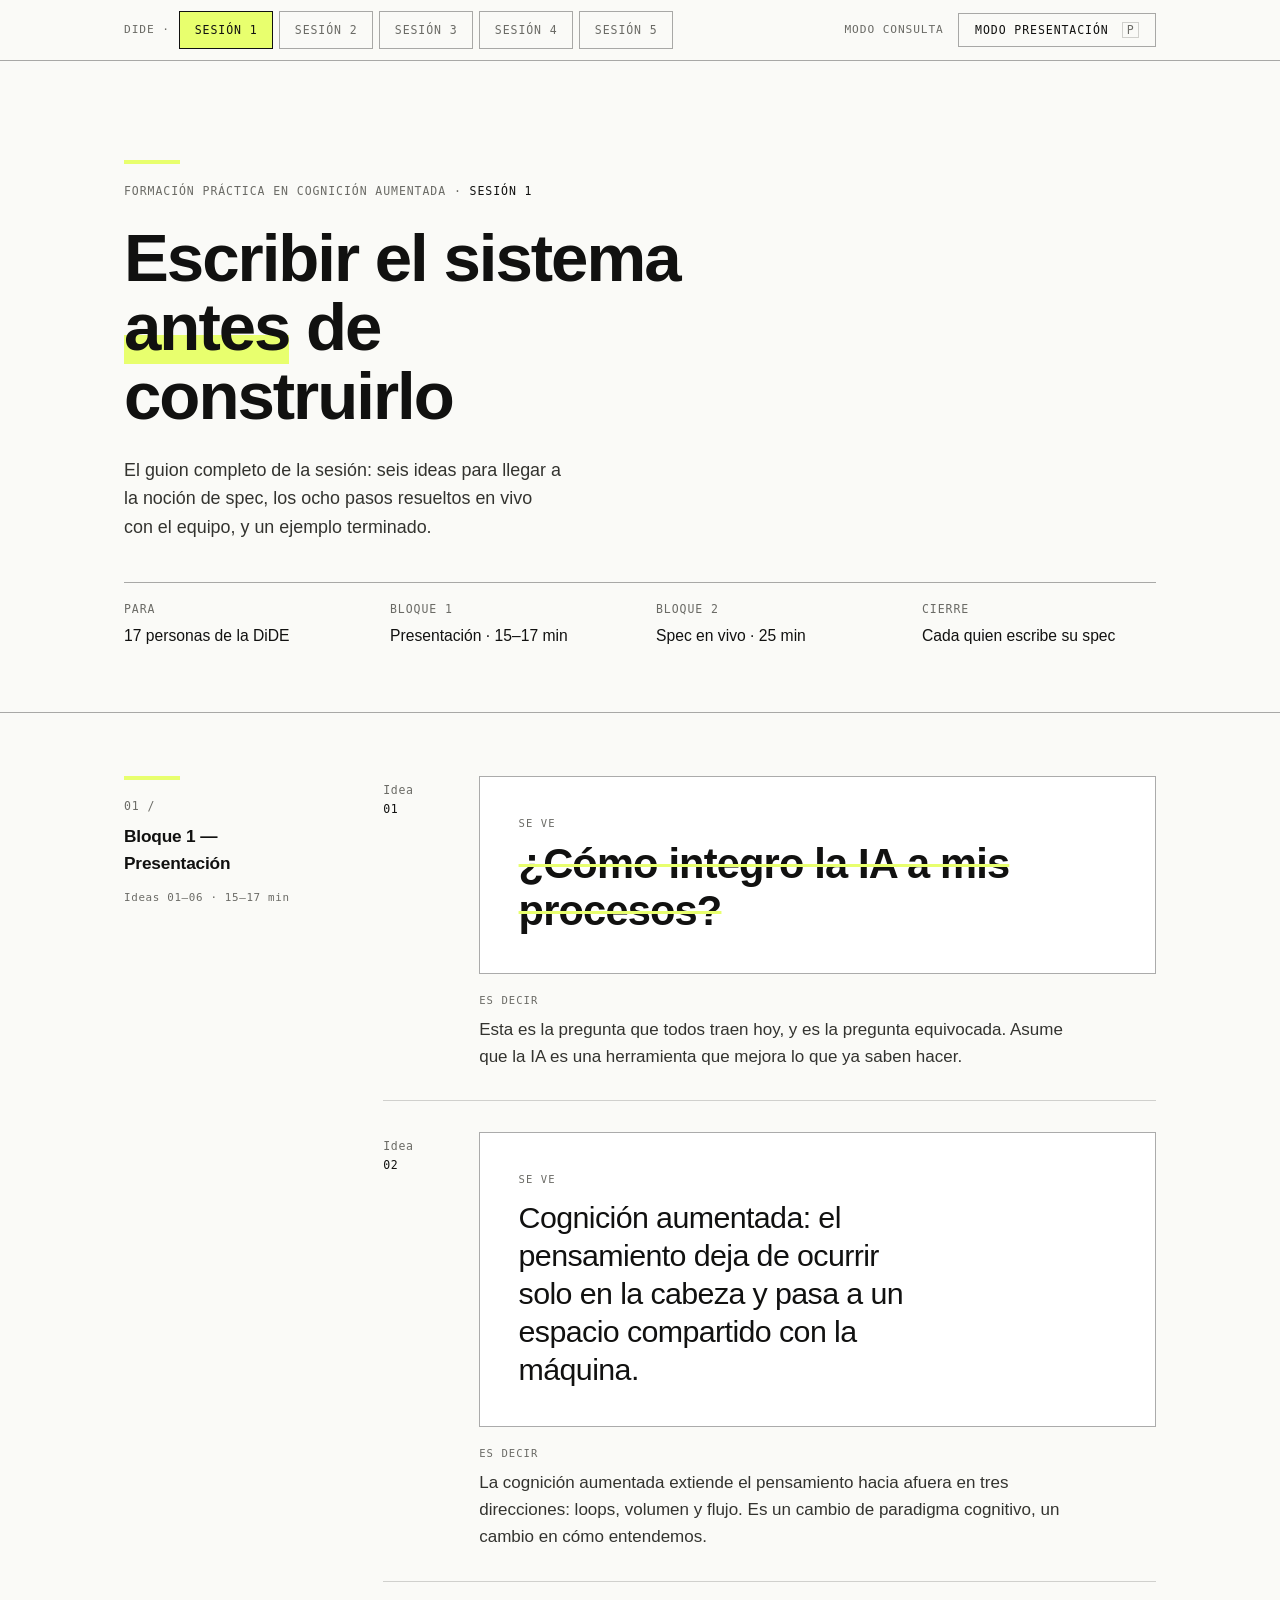
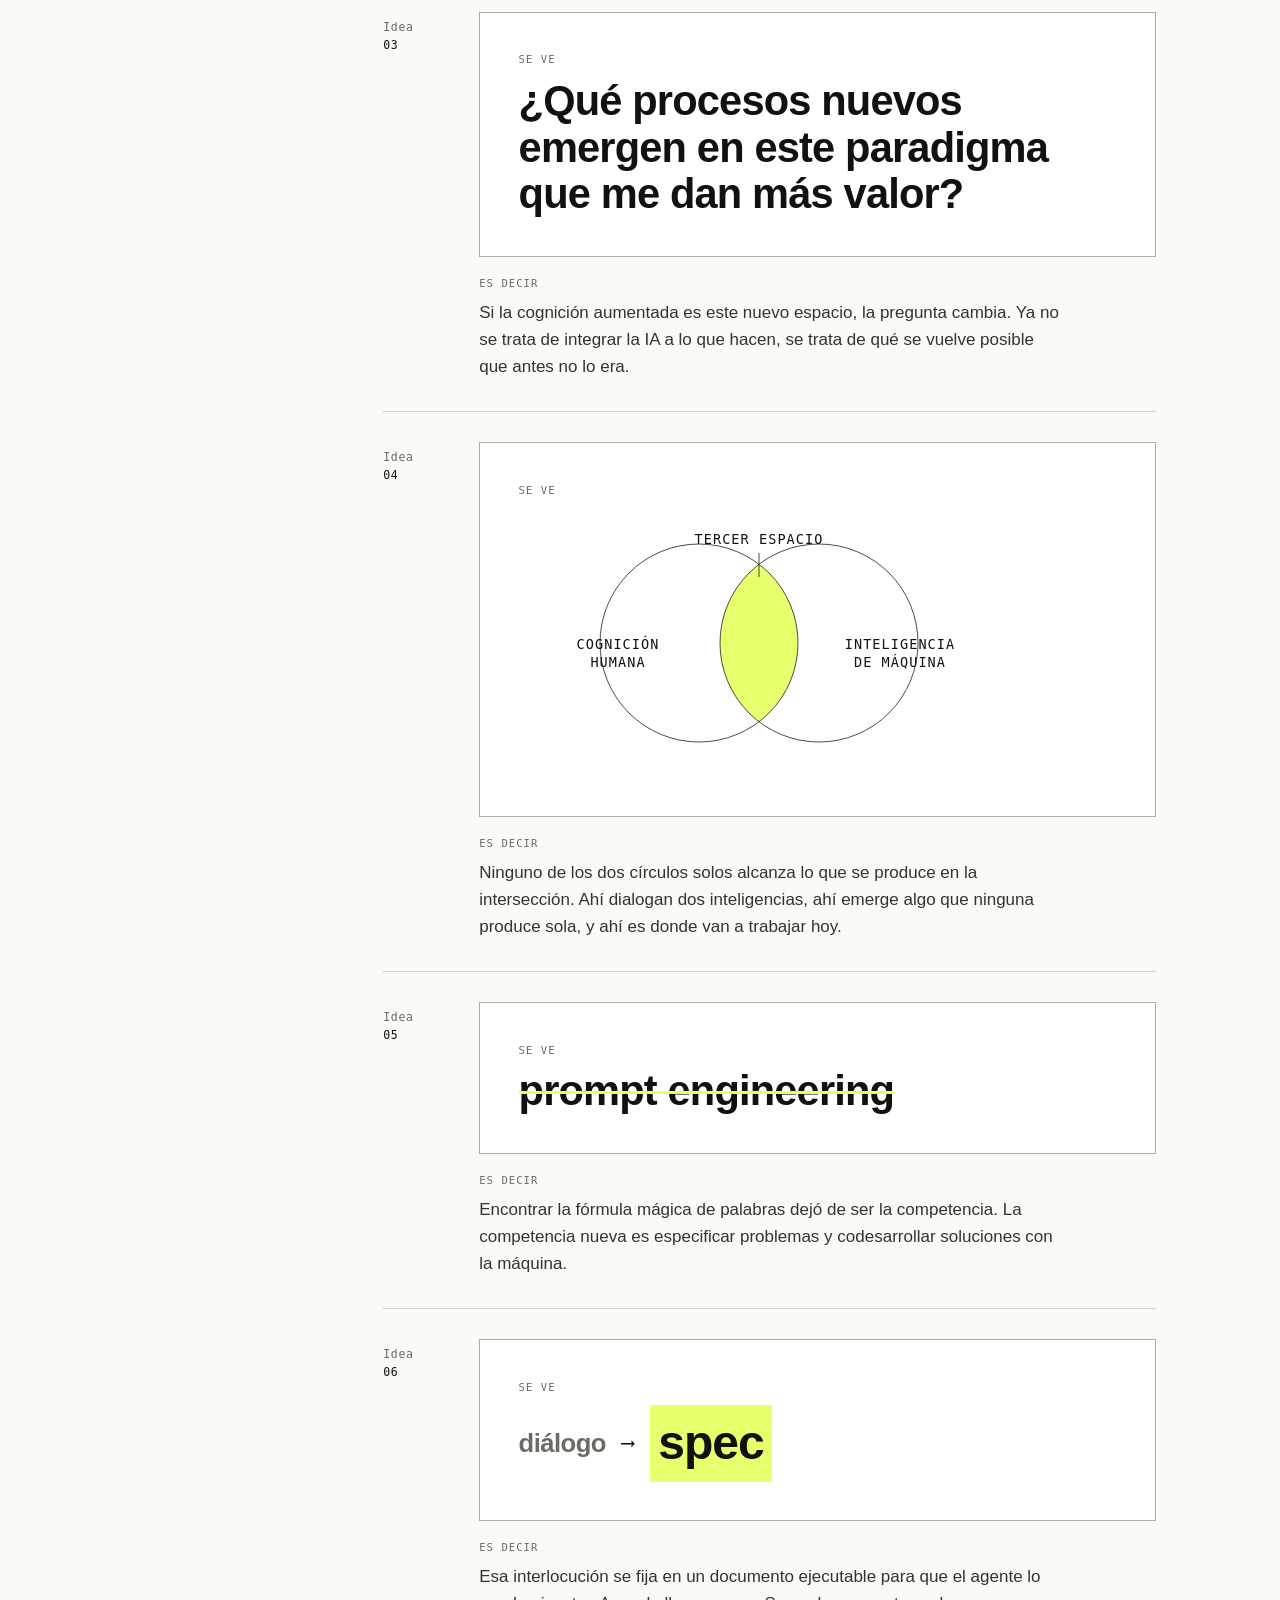
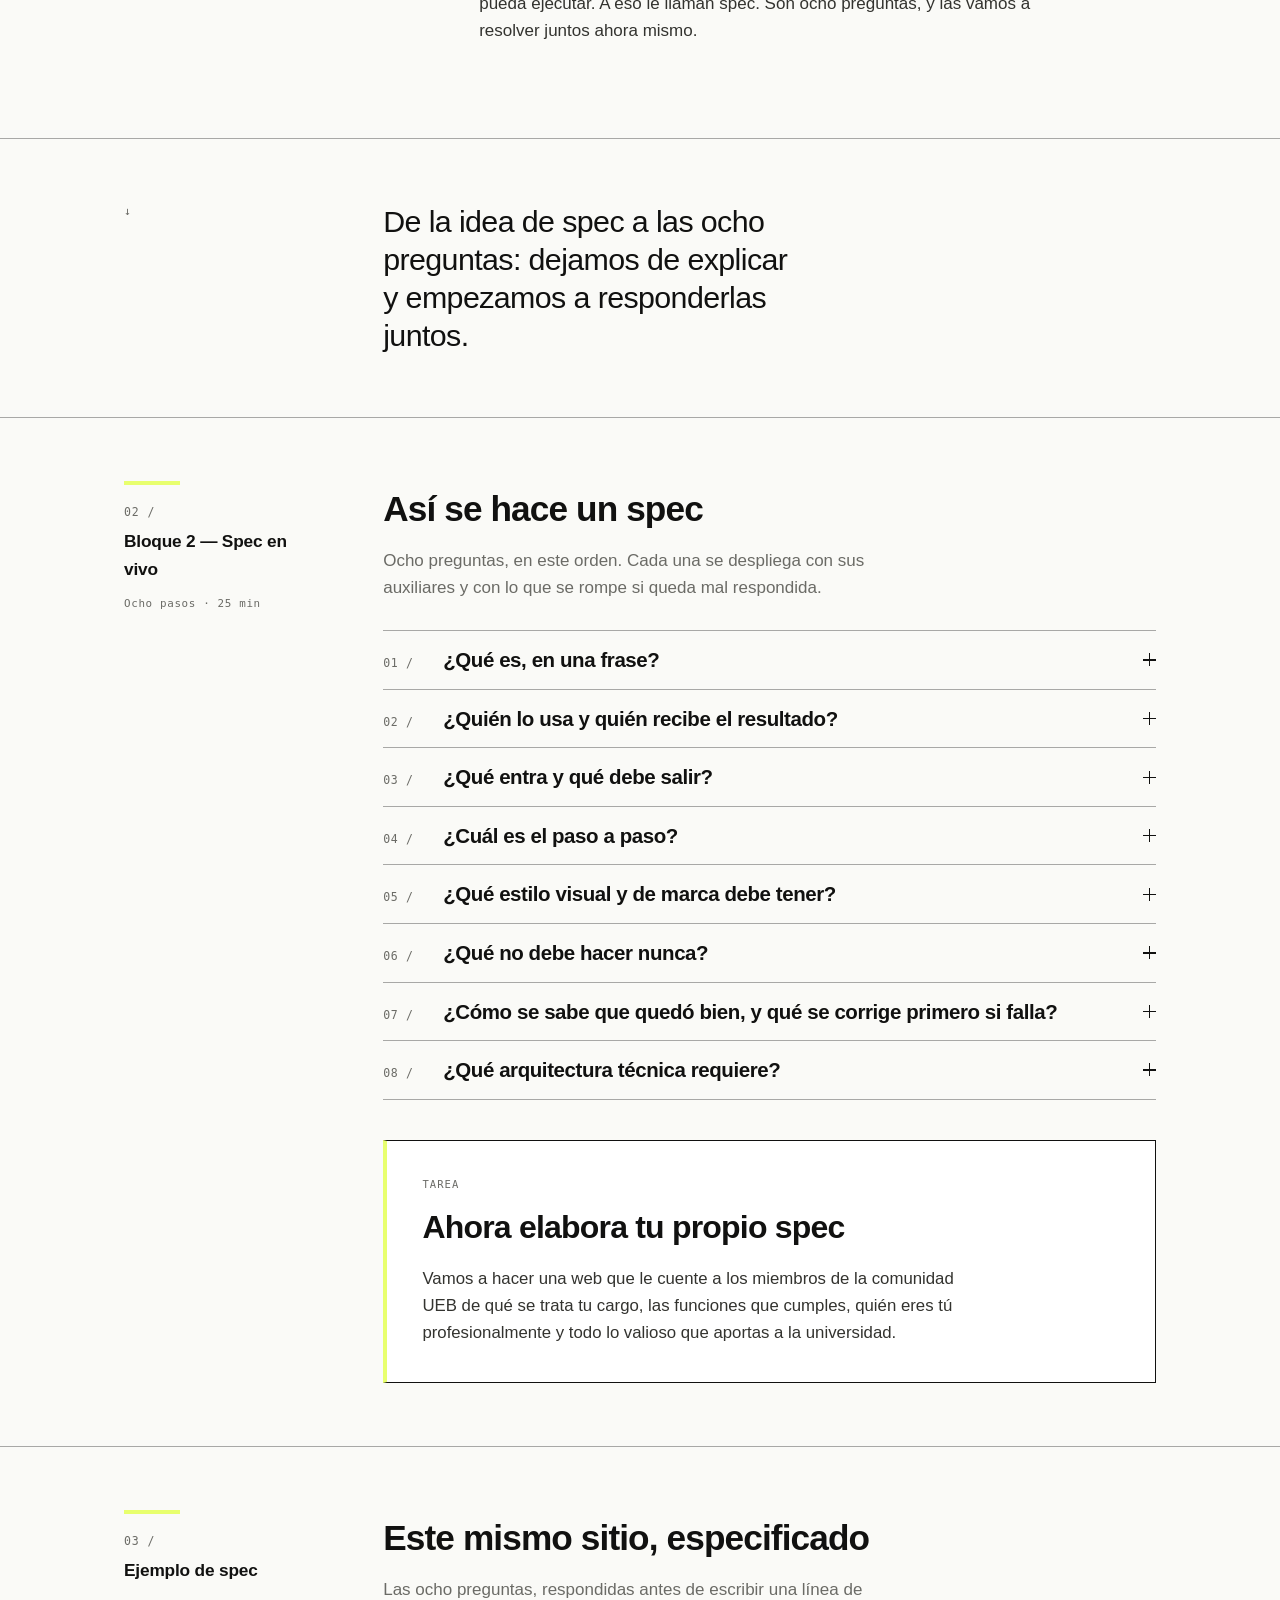
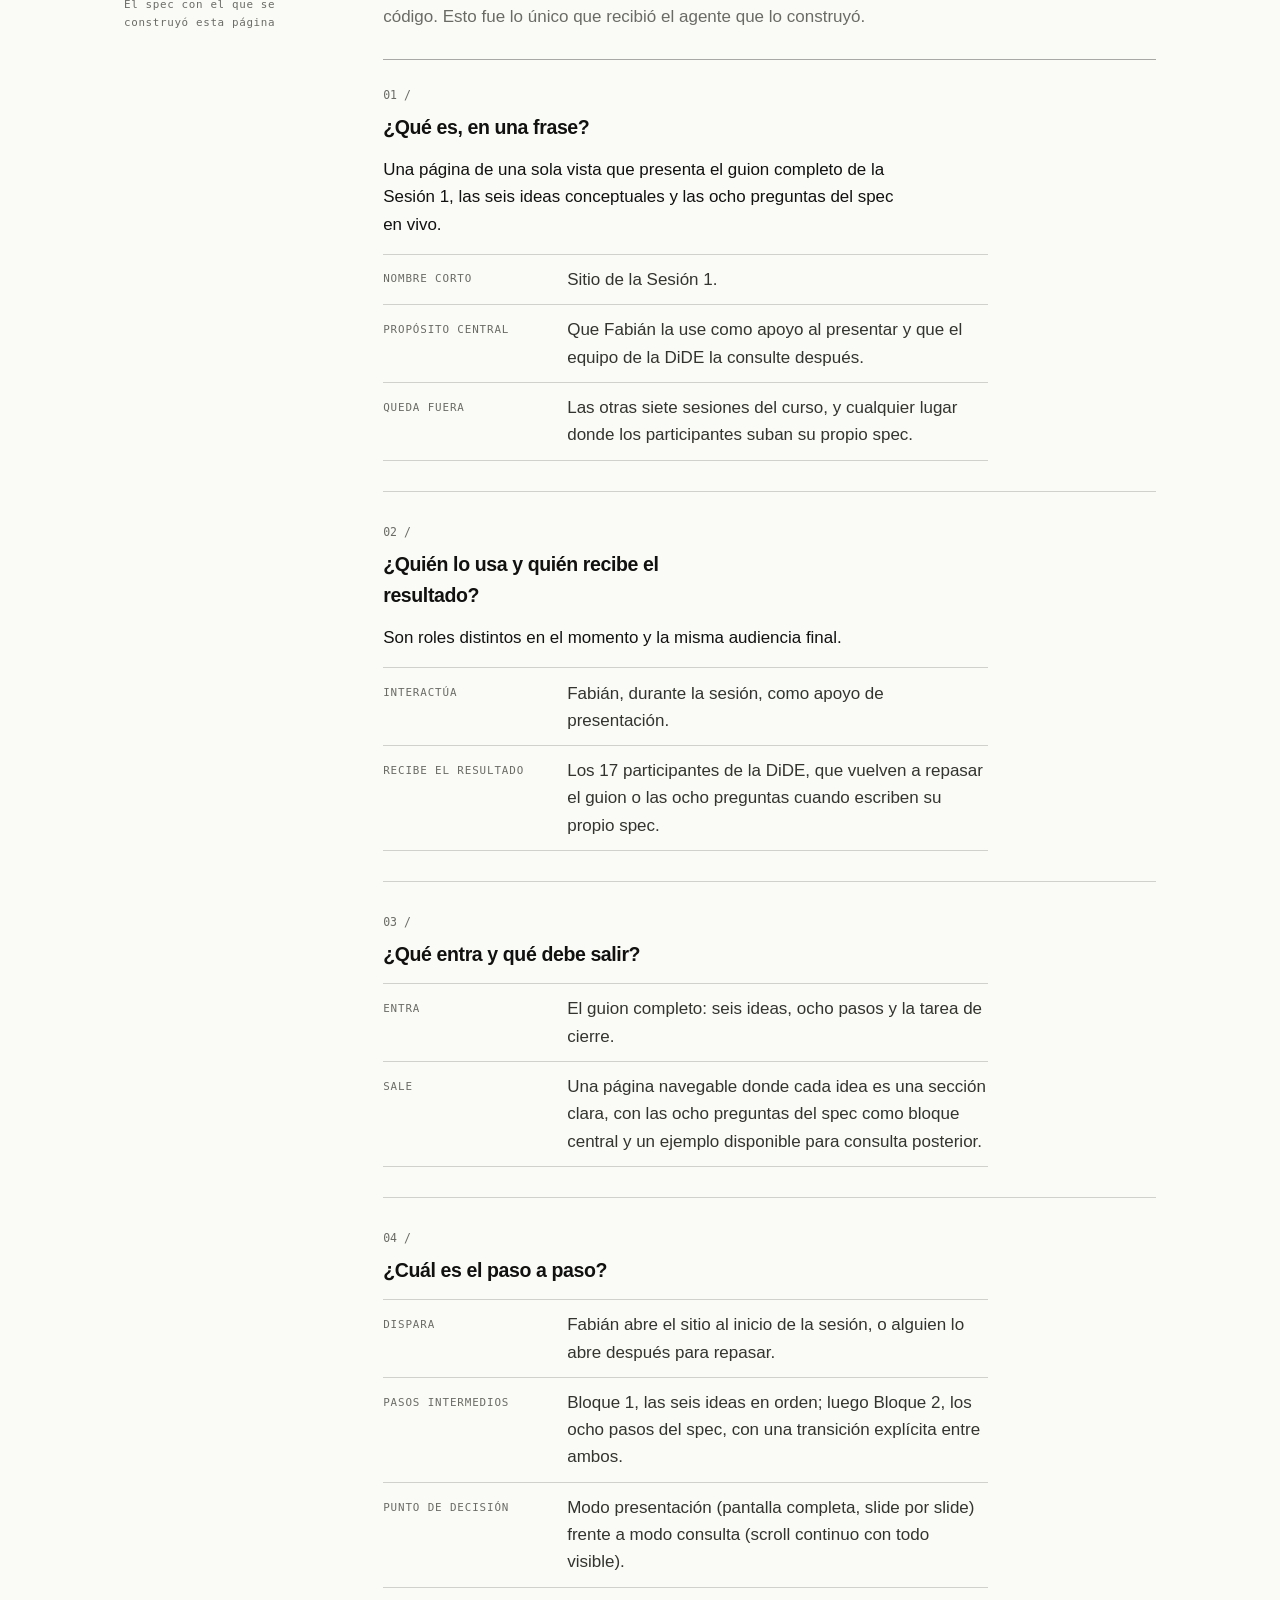
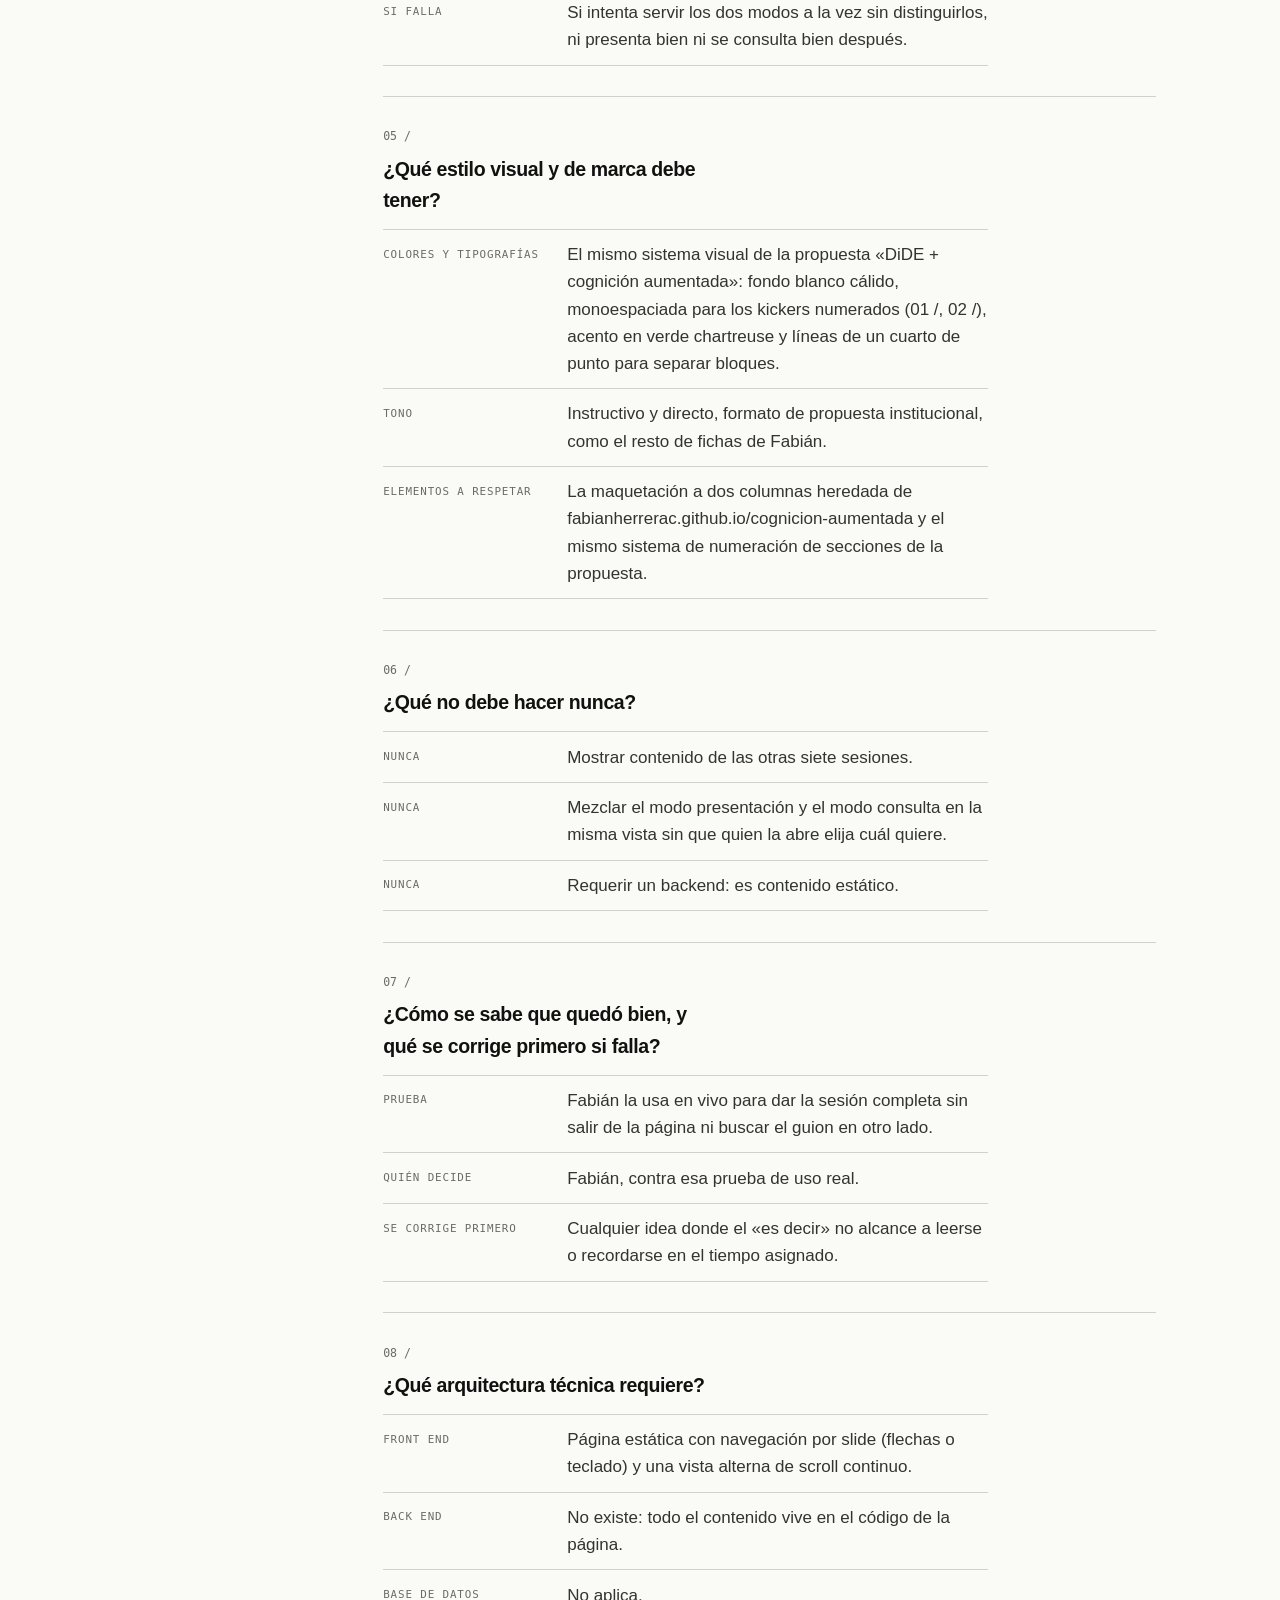
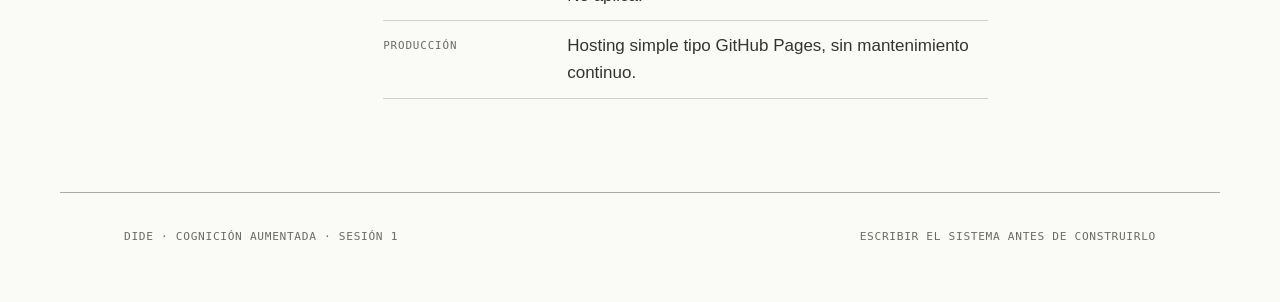
<file: index.html>
<!DOCTYPE html>
<html lang="es">
<head>
<meta charset="utf-8" />
<meta name="viewport" content="width=device-width, initial-scale=1" />
<title>Cognición aumentada para la DiDE — sesiones</title>
<meta name="description" content="Guion completo de las sesiones de la formación práctica en cognición aumentada para la DiDE: escribir el sistema antes de construirlo, y del archivo a producción." />
<link rel="stylesheet" href="styles.css?v=20261013e" />
</head>
<body>

<!-- ============ BARRA: SESIÓN + MODO ============ -->
<div class="modebar">
  <div class="modebar__in">
    <nav class="modebar__nav" aria-label="Sesiones">
      <span class="modebar__id">DiDE ·</span>
      <a class="tab is-on" href="#" data-sesion="s1" aria-current="page"><span class="tab__larga">Sesión </span><span class="tab__corta">S</span>1</a>
      <a class="tab" href="#sesion-2" data-sesion="s2"><span class="tab__larga">Sesión </span><span class="tab__corta">S</span>2</a>
      <a class="tab" href="#sesion-3" data-sesion="s3"><span class="tab__larga">Sesión </span><span class="tab__corta">S</span>3</a>
      <a class="tab" href="#sesion-4" data-sesion="s4"><span class="tab__larga">Sesión </span><span class="tab__corta">S</span>4</a>
      <a class="tab" href="#sesion-5" data-sesion="s5"><span class="tab__larga">Sesión </span><span class="tab__corta">S</span>5</a>
    </nav>
    <div class="modebar__right">
      <span class="modebar__id modebar__now">Modo consulta</span>
      <button class="btn" id="btn-present" type="button">Modo presentación <kbd>P</kbd></button>
    </div>
  </div>
</div>

<!-- =====================================================================
     SESIÓN 1 — ESCRIBIR EL SISTEMA ANTES DE CONSTRUIRLO
     ===================================================================== -->
<main class="sesion" id="s1">

  <header class="cover wrap">
    <span class="accent-bar" aria-hidden="true"></span>
    <span class="kicker cover__kicker">Formación práctica en cognición aumentada · <b>Sesión 1</b></span>
    <h1>Escribir el sistema <em>antes</em> de construirlo</h1>
    <p class="cover__lead">
      El guion completo de la sesión: seis ideas para llegar a la noción de spec,
      los ocho pasos resueltos en vivo con el equipo, y un ejemplo terminado.
    </p>
    <div class="cover__meta">
      <div><span class="kicker">Para</span><span class="v">17 personas de la DiDE</span></div>
      <div><span class="kicker">Bloque 1</span><span class="v">Presentación · 15–17 min</span></div>
      <div><span class="kicker">Bloque 2</span><span class="v">Spec en vivo · 25 min</span></div>
      <div><span class="kicker">Cierre</span><span class="v">Cada quien escribe su spec</span></div>
    </div>
  </header>

  <section class="section">
    <div class="wrap cols">
      <div class="rail">
        <span class="accent-bar" aria-hidden="true"></span>
        <span class="kicker">01 /</span>
        <h2>Bloque 1 — Presentación</h2>
        <span class="rail__note">Ideas 01–06 · 15–17 min</span>
      </div>
      <div id="bloque-1"></div>
    </div>
  </section>

  <section class="section">
    <div class="wrap cols">
      <div class="rail"><span class="kicker">↓</span></div>
      <div>
        <p class="v-quote">De la idea de spec a las ocho preguntas: dejamos de explicar y empezamos a responderlas juntos.</p>
      </div>
    </div>
  </section>

  <section class="section">
    <div class="wrap cols">
      <div class="rail">
        <span class="accent-bar" aria-hidden="true"></span>
        <span class="kicker">02 /</span>
        <h2>Bloque 2 — Spec en vivo</h2>
        <span class="rail__note">Ocho pasos · 25 min</span>
      </div>
      <div id="bloque-2"></div>
    </div>
  </section>

  <section class="section">
    <div class="wrap cols">
      <div class="rail">
        <span class="accent-bar" aria-hidden="true"></span>
        <span class="kicker">03 /</span>
        <h2>Ejemplo de spec</h2>
        <span class="rail__note">El spec con el que se construyó esta página</span>
      </div>
      <div id="ejemplo"></div>
    </div>
  </section>

  <footer class="foot wrap">
    <span>DiDE · Cognición aumentada · Sesión 1</span>
    <span>Escribir el sistema antes de construirlo</span>
  </footer>

</main>

<!-- =====================================================================
     SESIÓN 2 — DEL ARCHIVO A PRODUCCIÓN
     ===================================================================== -->
<main class="sesion" id="s2" hidden>

  <header class="cover wrap">
    <span class="accent-bar" aria-hidden="true"></span>
    <span class="kicker cover__kicker">Formación práctica en cognición aumentada · <b>Sesión 2</b></span>
    <h1>Del archivo a <em>producción</em></h1>
    <p class="cover__lead">
      Al terminar las dos horas, cada participante tiene su sitio publicado en
      GitHub Pages y recogiendo respuestas en un Excel institucional.
    </p>
    <div class="cover__meta">
      <div><span class="kicker">Duración</span><span class="v">Dos horas, dos partes</span></div>
      <div><span class="kicker">Parte 1</span><span class="v">Publicar el sitio · 60 min</span></div>
      <div><span class="kicker">Parte 2</span><span class="v">Forms y Excel · 60 min</span></div>
      <div><span class="kicker">Dos rutas</span><span class="v">Con Codex o solo en el navegador</span></div>
    </div>
  </header>

  <section class="section">
    <div class="wrap cols">
      <div class="rail">
        <span class="accent-bar" aria-hidden="true"></span>
        <span class="kicker">00 /</span>
        <h2>Antes de empezar</h2>
        <span class="rail__note">Lo que cada quien trae a la mesa</span>
      </div>
      <div id="antes"></div>
    </div>
  </section>

  <section class="section">
    <div class="wrap cols">
      <div class="rail">
        <span class="accent-bar" aria-hidden="true"></span>
        <span class="kicker">01 /</span>
        <h2>Parte 1 — Publicar el sitio</h2>
        <span class="rail__note">60 min · dos rutas en paralelo</span>
      </div>
      <div id="parte-1"></div>
    </div>
  </section>

  <section class="section">
    <div class="wrap cols">
      <div class="rail">
        <span class="accent-bar" aria-hidden="true"></span>
        <span class="kicker">02 /</span>
        <h2>Parte 2 — Recoger datos con Forms y Excel</h2>
        <span class="rail__note">60 min</span>
      </div>
      <div id="parte-2"></div>
    </div>
  </section>

  <section class="section">
    <div class="wrap cols">
      <div class="rail">
        <span class="accent-bar" aria-hidden="true"></span>
        <span class="kicker">03 /</span>
        <h2>Problemas frecuentes</h2>
        <span class="rail__note">Qué hacer cuando algo no sale</span>
      </div>
      <div id="problemas-2"></div>
    </div>
  </section>

  <section class="section">
    <div class="wrap cols">
      <div class="rail">
        <span class="accent-bar" aria-hidden="true"></span>
        <span class="kicker">04 /</span>
        <h2>Así se ve ya hecho</h2>
        <span class="rail__note">El formulario del ejemplo, funcionando aquí mismo</span>
      </div>
      <div id="demo"></div>
    </div>
  </section>

  <footer class="foot wrap">
    <span>DiDE · Cognición aumentada · Sesión 2</span>
    <span>Del archivo a producción</span>
  </footer>

</main>


<!-- =====================================================================
     SESIÓN 3 — EL LOOP
     ===================================================================== -->
<main class="sesion" id="s3" hidden>

  <header class="cover wrap">
    <span class="accent-bar" aria-hidden="true"></span>
    <span class="kicker cover__kicker">Formación práctica en cognición aumentada · <b>Sesión 3</b></span>
    <h1>El <em>loop</em></h1>
    <p class="cover__lead">
      Dos horas dentro de n8n: leer un Excel, escribir en él y procesar esos
      datos, sin tocar la web. Al salir, el flujo queda corriendo solo.
    </p>
    <div class="cover__meta">
      <div><span class="kicker">Duración</span><span class="v">Dos horas, dos mitades</span></div>
      <div><span class="kicker">Primera hora</span><span class="v">Leer y escribir el Excel</span></div>
      <div><span class="kicker">Segunda hora</span><span class="v">Procesar y cerrar el loop</span></div>
      <div><span class="kicker">Después</span><span class="v">8 días con el flujo activo</span></div>
    </div>
  </header>

  <section class="section">
    <div class="wrap cols">
      <div class="rail">
        <span class="accent-bar" aria-hidden="true"></span>
        <span class="kicker">00 /</span>
        <h2>Antes de empezar</h2>
        <span class="rail__note">Una sola cosa, creada el día anterior</span>
      </div>
      <div id="s3-antes"></div>
    </div>
  </section>
  <section class="section">
    <div class="wrap cols">
      <div class="rail">
        <span class="accent-bar" aria-hidden="true"></span>
        <span class="kicker">01 /</span>
        <h2>Primera hora — Leer y escribir el Excel</h2>
        <span class="rail__note">60 min · todo ocurre dentro de n8n</span>
      </div>
      <div id="s3-parte-1"></div>
    </div>
  </section>
  <section class="section">
    <div class="wrap cols">
      <div class="rail">
        <span class="accent-bar" aria-hidden="true"></span>
        <span class="kicker">02 /</span>
        <h2>Segunda hora — Procesar y cerrar el loop</h2>
        <span class="rail__note">60 min · criterio en el medio</span>
      </div>
      <div id="s3-parte-2"></div>
    </div>
  </section>
  <section class="section">
    <div class="wrap cols">
      <div class="rail">
        <span class="accent-bar" aria-hidden="true"></span>
        <span class="kicker">03 /</span>
        <h2>Los 8 días intermedios</h2>
        <span class="rail__note">La pausa es parte del ejercicio</span>
      </div>
      <div id="s3-pausa"></div>
    </div>
  </section>
  <section class="section">
    <div class="wrap cols">
      <div class="rail">
        <span class="accent-bar" aria-hidden="true"></span>
        <span class="kicker">04 /</span>
        <h2>Problemas frecuentes</h2>
        <span class="rail__note">Los de esta sesión</span>
      </div>
      <div id="problemas-3"></div>
    </div>
  </section>

  <footer class="foot wrap">
    <span>DiDE · Cognición aumentada · Sesión 3</span>
    <span>El loop</span>
  </footer>

</main>

<!-- =====================================================================
     SESIÓN 4 — LA AGENCIA
     ===================================================================== -->
<main class="sesion" id="s4" hidden>

  <header class="cover wrap">
    <span class="accent-bar" aria-hidden="true"></span>
    <span class="kicker cover__kicker">Formación práctica en cognición aumentada · <b>Sesión 4</b></span>
    <h1>La <em>agencia</em></h1>
    <p class="cover__lead">
      El sistema de la Sesión 3 se abre al mundo con webhooks: una página lo
      alimenta y lo consulta, y el circuito se cierra completo.
    </p>
    <div class="cover__meta">
      <div><span class="kicker">Duración</span><span class="v">Dos horas, dos mitades</span></div>
      <div><span class="kicker">Primera hora</span><span class="v">Que la web escriba en el sistema</span></div>
      <div><span class="kicker">Segunda hora</span><span class="v">Que el sistema le responda</span></div>
      <div><span class="kicker">Entregable</span><span class="v">Los flujos en JSON</span></div>
    </div>
  </header>

  <section class="section">
    <div class="wrap cols">
      <div class="rail">
        <span class="accent-bar" aria-hidden="true"></span>
        <span class="kicker">00 /</span>
        <h2>De dónde partimos</h2>
        <span class="rail__note">El motor ya funciona; aquí se le abren puertas</span>
      </div>
      <div id="s4-antes"></div>
    </div>
  </section>
  <section class="section">
    <div class="wrap cols">
      <div class="rail">
        <span class="accent-bar" aria-hidden="true"></span>
        <span class="kicker">01 /</span>
        <h2>Primera hora — Que la web escriba en el sistema</h2>
        <span class="rail__note">60 min</span>
      </div>
      <div id="s4-parte-1"></div>
    </div>
  </section>
  <section class="section">
    <div class="wrap cols">
      <div class="rail">
        <span class="accent-bar" aria-hidden="true"></span>
        <span class="kicker">02 /</span>
        <h2>Segunda hora — Que el sistema le responda</h2>
        <span class="rail__note">60 min</span>
      </div>
      <div id="s4-parte-2"></div>
    </div>
  </section>
  <section class="section">
    <div class="wrap cols">
      <div class="rail">
        <span class="accent-bar" aria-hidden="true"></span>
        <span class="kicker">03 /</span>
        <h2>Problemas frecuentes</h2>
        <span class="rail__note">Los de esta sesión</span>
      </div>
      <div id="problemas-4"></div>
    </div>
  </section>

  <footer class="foot wrap">
    <span>DiDE · Cognición aumentada · Sesión 4</span>
    <span>La agencia</span>
  </footer>

</main>


<!-- =====================================================================
     SESIÓN 5 — EL SISTEMA COMPLETO
     ===================================================================== -->
<main class="sesion" id="s5" hidden>

  <header class="cover wrap">
    <span class="accent-bar" aria-hidden="true"></span>
    <span class="kicker cover__kicker">Formación práctica en cognición aumentada · <b>Sesión 5</b></span>
    <h1>El sistema <em>completo</em></h1>
    <p class="cover__lead">
      Frontend, backend y base de datos en una sola herramienta. Antes de
      construirlo, el repaso de la arquitectura y las reglas colombianas sobre
      datos personales.
    </p>
    <div class="cover__meta">
      <div><span class="kicker">Duración</span><span class="v">Dos horas</span></div>
      <div><span class="kicker">Repaso</span><span class="v">Capas, API y flujo · 35 min</span></div>
      <div><span class="kicker">Datos</span><span class="v">Seis puntos de ley · 20 min</span></div>
      <div><span class="kicker">Taller</span><span class="v">ChatGPT Sites · 60 min</span></div>
    </div>
  </header>

  <section class="section">
    <div class="wrap cols">
      <div class="rail">
        <span class="accent-bar" aria-hidden="true"></span>
        <span class="kicker">00 /</span>
        <h2>Antes de empezar</h2>
        <span class="rail__note">Una cuenta con Sites y datos de prueba</span>
      </div>
      <div id="s5-antes"></div>
    </div>
  </section>
  <section class="section">
    <div class="wrap cols">
      <div class="rail">
        <span class="accent-bar" aria-hidden="true"></span>
        <span class="kicker">01 /</span>
        <h2>La arquitectura, completa</h2>
        <span class="rail__note">35 min · frontend, backend, base de datos</span>
      </div>
      <div id="s5-parte-1"></div>
    </div>
  </section>
  <section class="section">
    <div class="wrap cols">
      <div class="rail">
        <span class="accent-bar" aria-hidden="true"></span>
        <span class="kicker">02 /</span>
        <h2>Datos personales en Colombia</h2>
        <span class="rail__note">20 min · seis puntos para no equivocarse</span>
      </div>
      <div id="s5-parte-2"></div>
    </div>
  </section>
  <section class="section">
    <div class="wrap cols">
      <div class="rail">
        <span class="accent-bar" aria-hidden="true"></span>
        <span class="kicker">03 /</span>
        <h2>Manos a la obra — ChatGPT Sites</h2>
        <span class="rail__note">60 min · construir, guardar y publicar</span>
      </div>
      <div id="s5-parte-3"></div>
    </div>
  </section>
  <section class="section">
    <div class="wrap cols">
      <div class="rail">
        <span class="accent-bar" aria-hidden="true"></span>
        <span class="kicker">04 /</span>
        <h2>Cierre</h2>
        <span class="rail__note">Qué cambió y qué no</span>
      </div>
      <div id="s5-cierre"></div>
    </div>
  </section>
  <section class="section">
    <div class="wrap cols">
      <div class="rail">
        <span class="accent-bar" aria-hidden="true"></span>
        <span class="kicker">05 /</span>
        <h2>Problemas frecuentes</h2>
        <span class="rail__note">Los de esta sesión</span>
      </div>
      <div id="problemas-5"></div>
    </div>
  </section>

  <footer class="foot wrap">
    <span>DiDE · Cognición aumentada · Sesión 5</span>
    <span>El sistema completo</span>
  </footer>

</main>

<!-- ============ MODO PRESENTACIÓN (compartido) ============ -->
<div class="deck" id="deck" hidden tabindex="-1" role="region" aria-label="Modo presentación">
  <div class="deck__top">
    <span id="deck-label"></span>
    <span id="deck-count"></span>
  </div>
  <div class="deck__stage" id="deck-stage"></div>
  <div class="deck__bottom">
    <div class="deck__nav">
      <button class="btn" id="deck-prev" type="button" aria-label="Anterior">←</button>
      <button class="btn" id="deck-next" type="button" aria-label="Siguiente">→</button>
    </div>
    <span class="deck__prog" aria-hidden="true"><i id="deck-prog"></i></span>
    <div class="deck__nav">
      <button class="btn" id="deck-notes" type="button">Notas <kbd>N</kbd></button>
      <button class="btn" id="deck-close" type="button">Salir <kbd>Esc</kbd></button>
    </div>
  </div>
</div>

<noscript>
  <p class="wrap" style="padding-block:2rem">Esta página necesita JavaScript para componer el guion.</p>
</noscript>

<script src="deck.js?v=20261013e"></script>
<script src="comun.js?v=20261013e"></script>
<script src="app.js?v=20261013e"></script>
<script src="sesion-2.js?v=20261013e"></script>
<script src="sesion-3.js?v=20261013e"></script>
<script src="sesion-4.js?v=20261013e"></script>
<script src="sesion-5.js?v=20261013e"></script>
<script src="sitio.js?v=20261013e"></script>
</body>
</html>
</file>
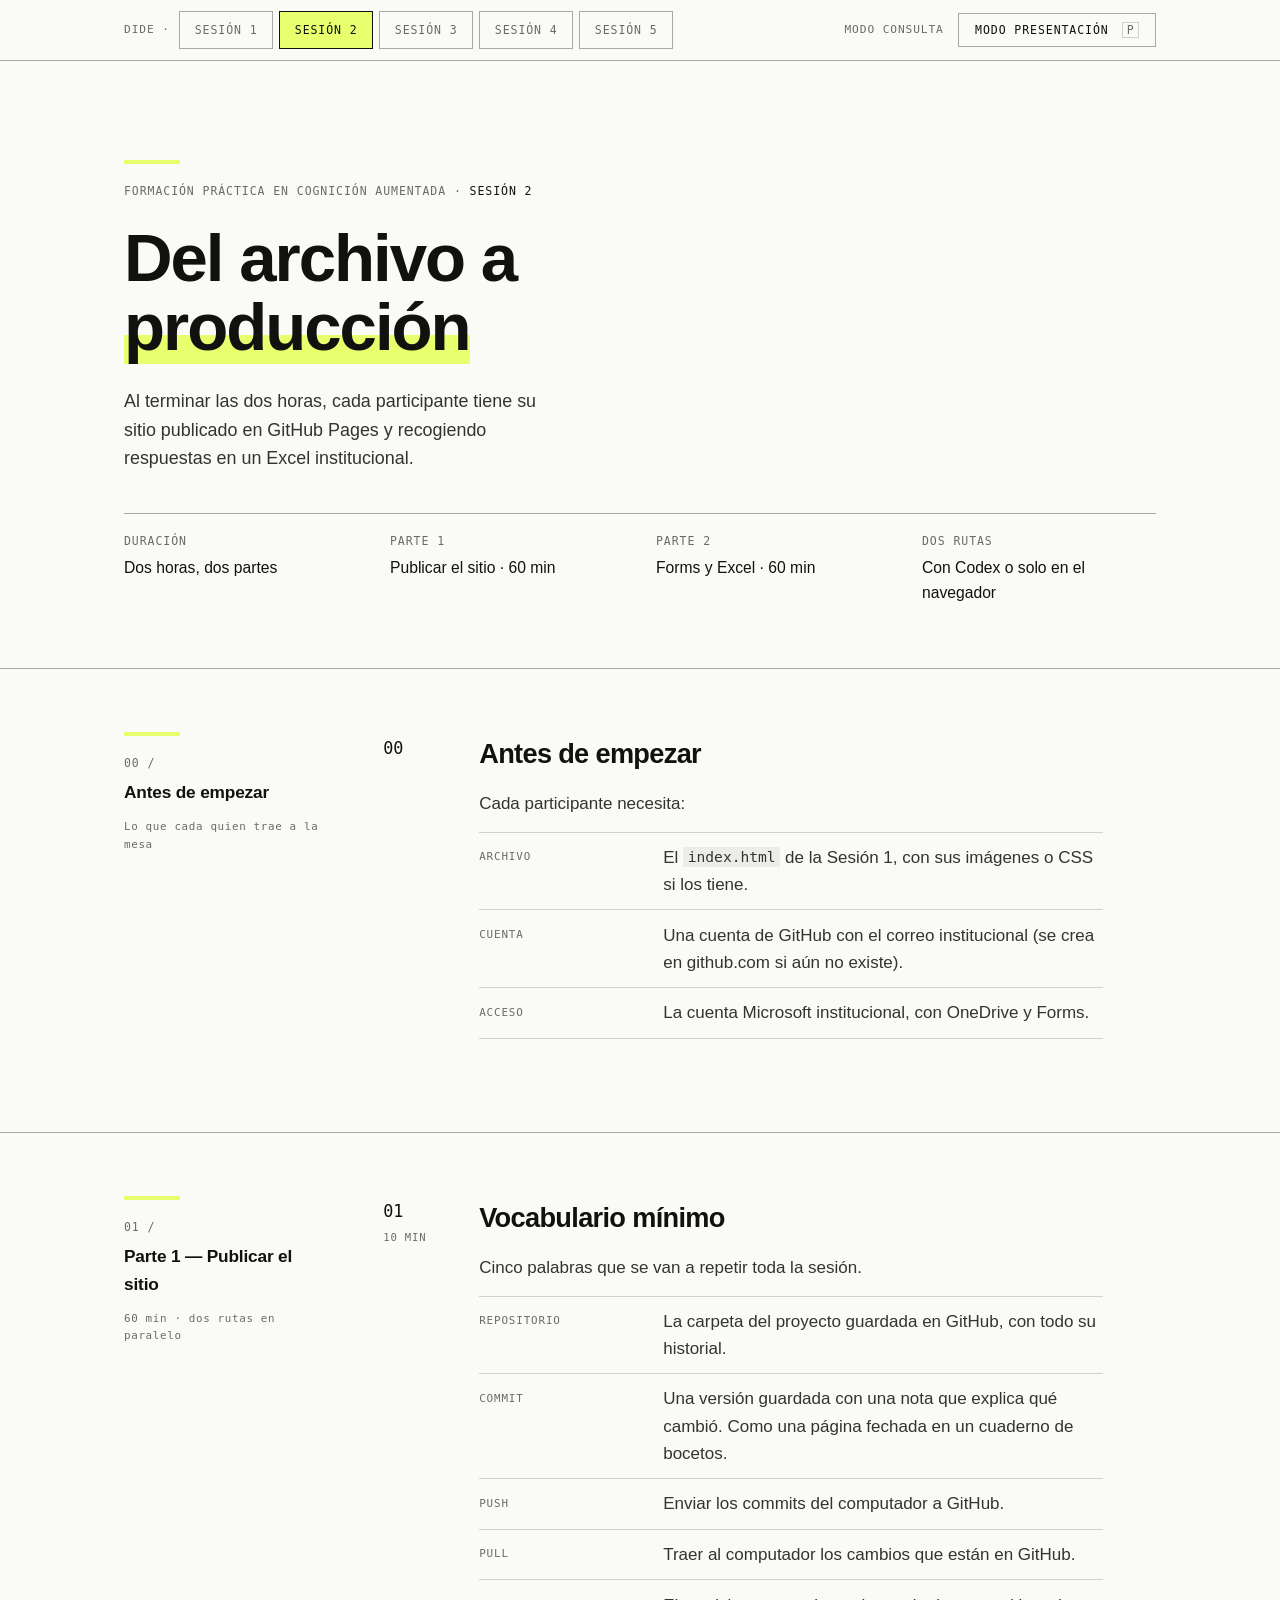
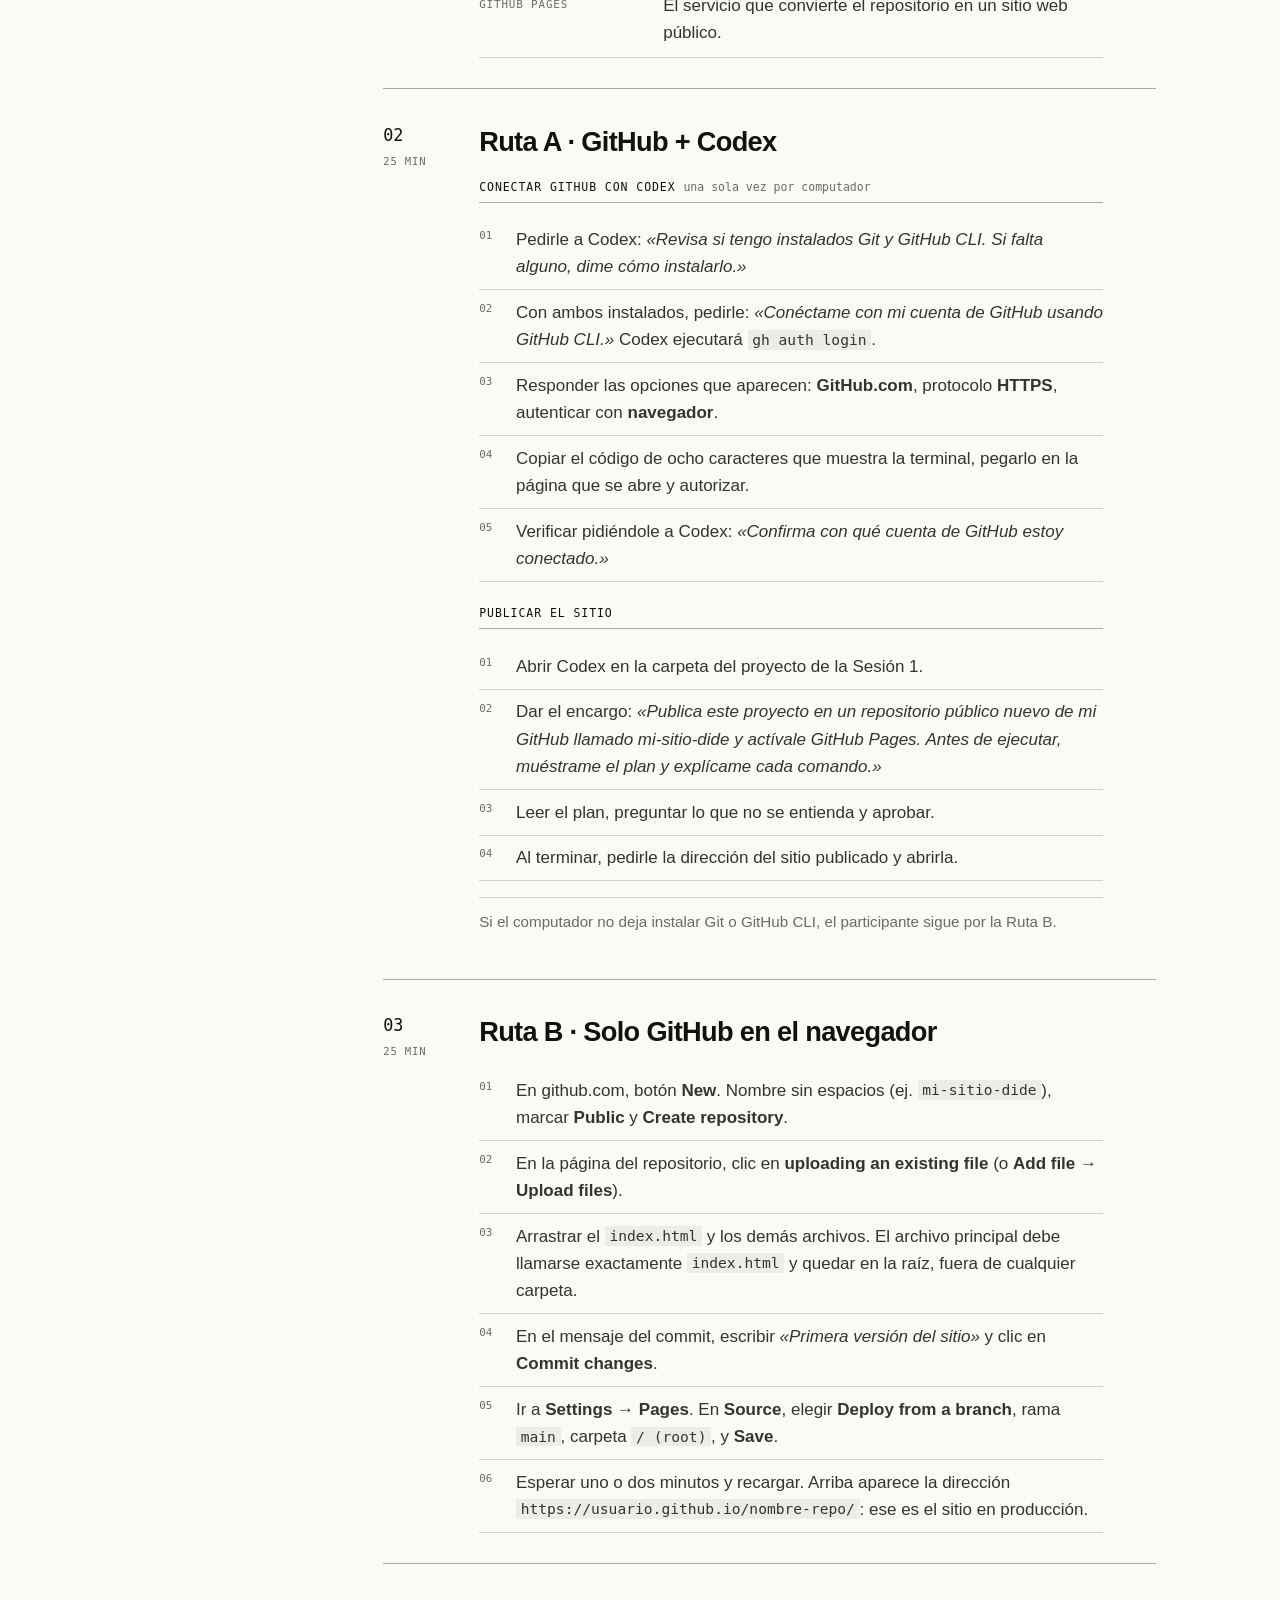
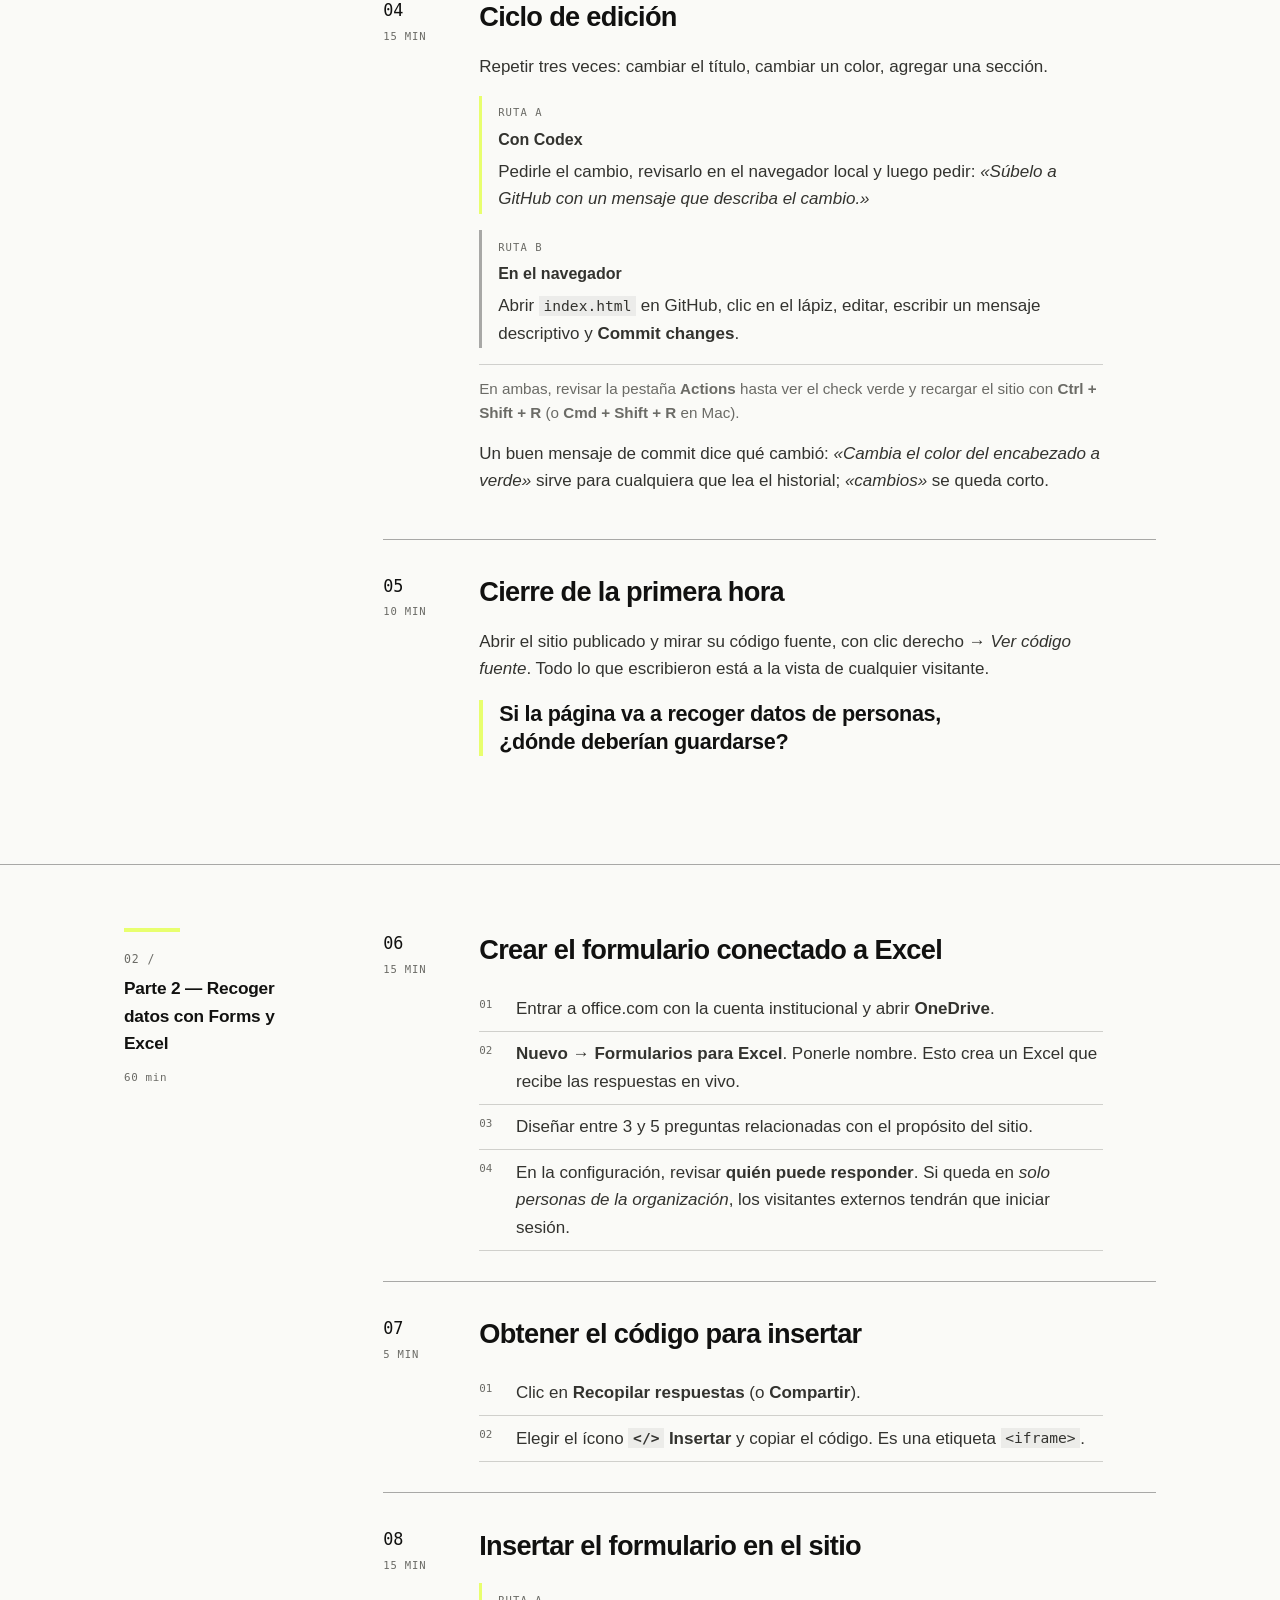
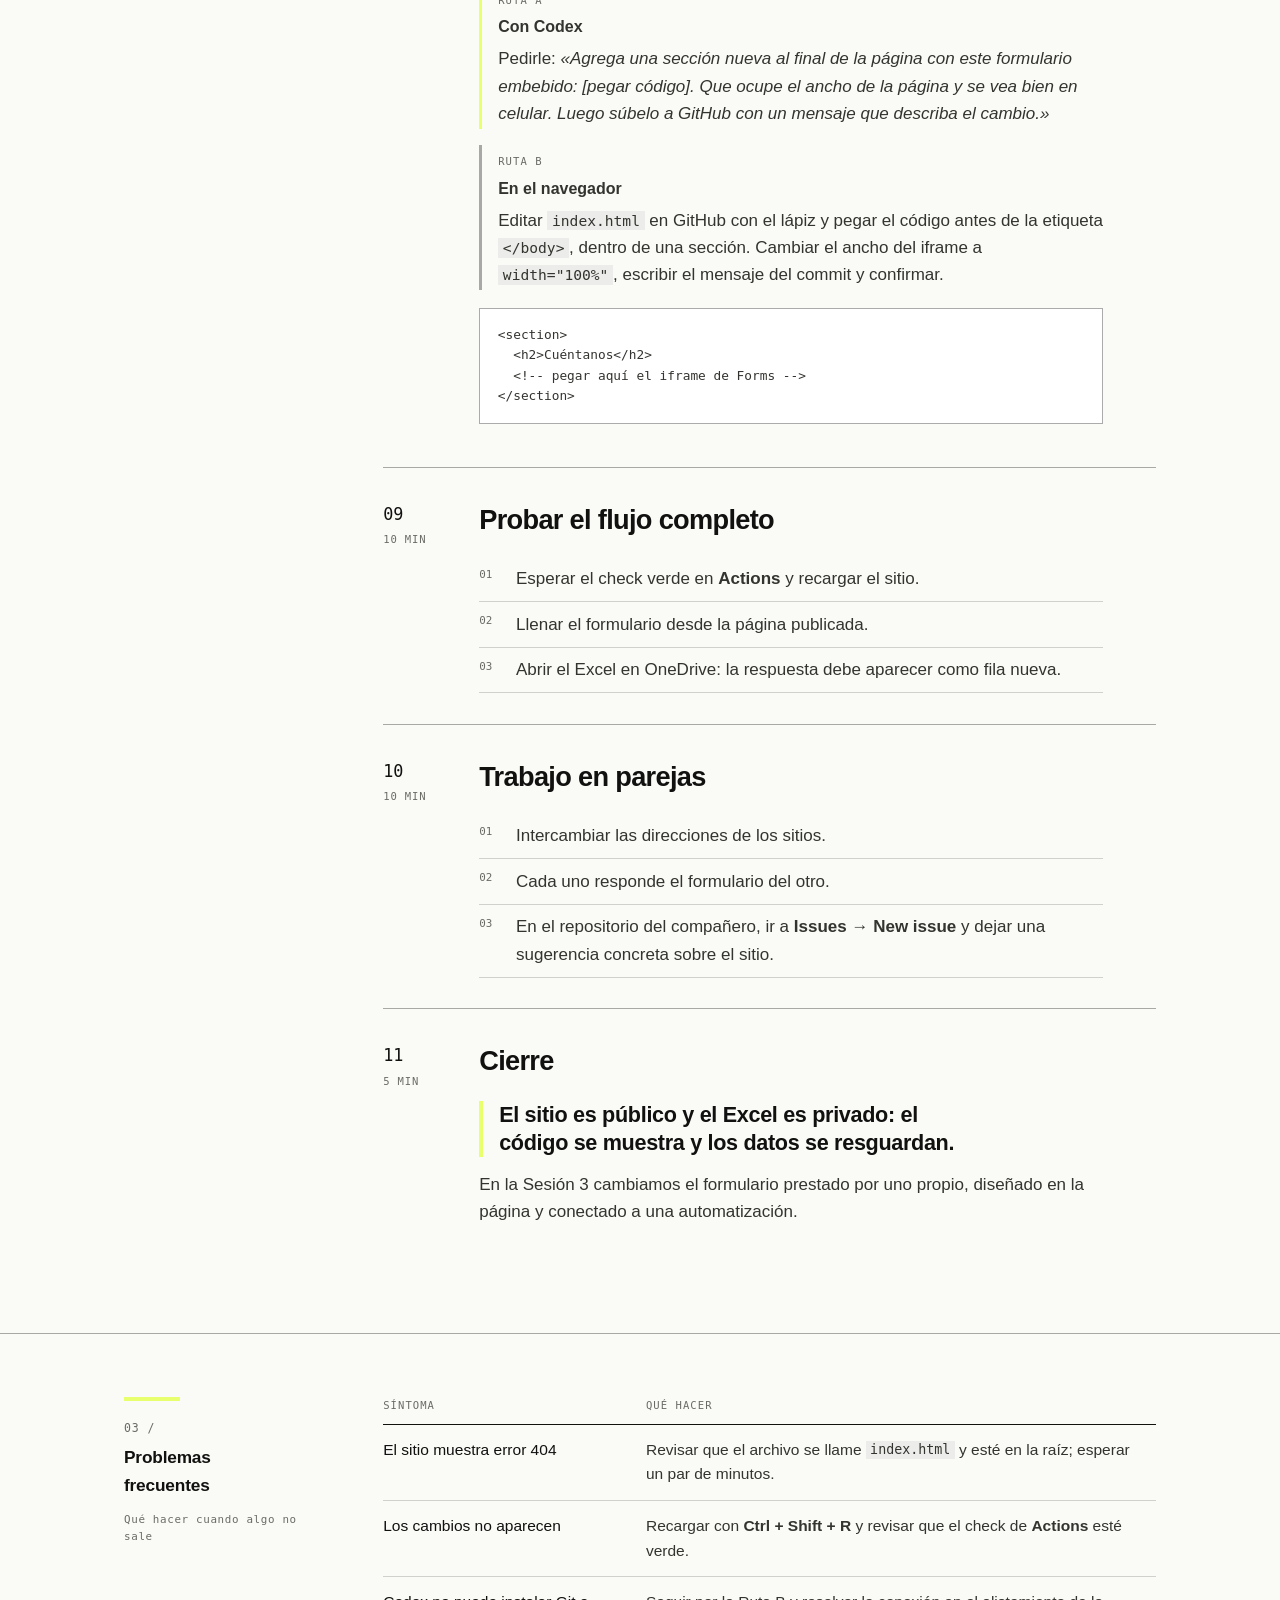
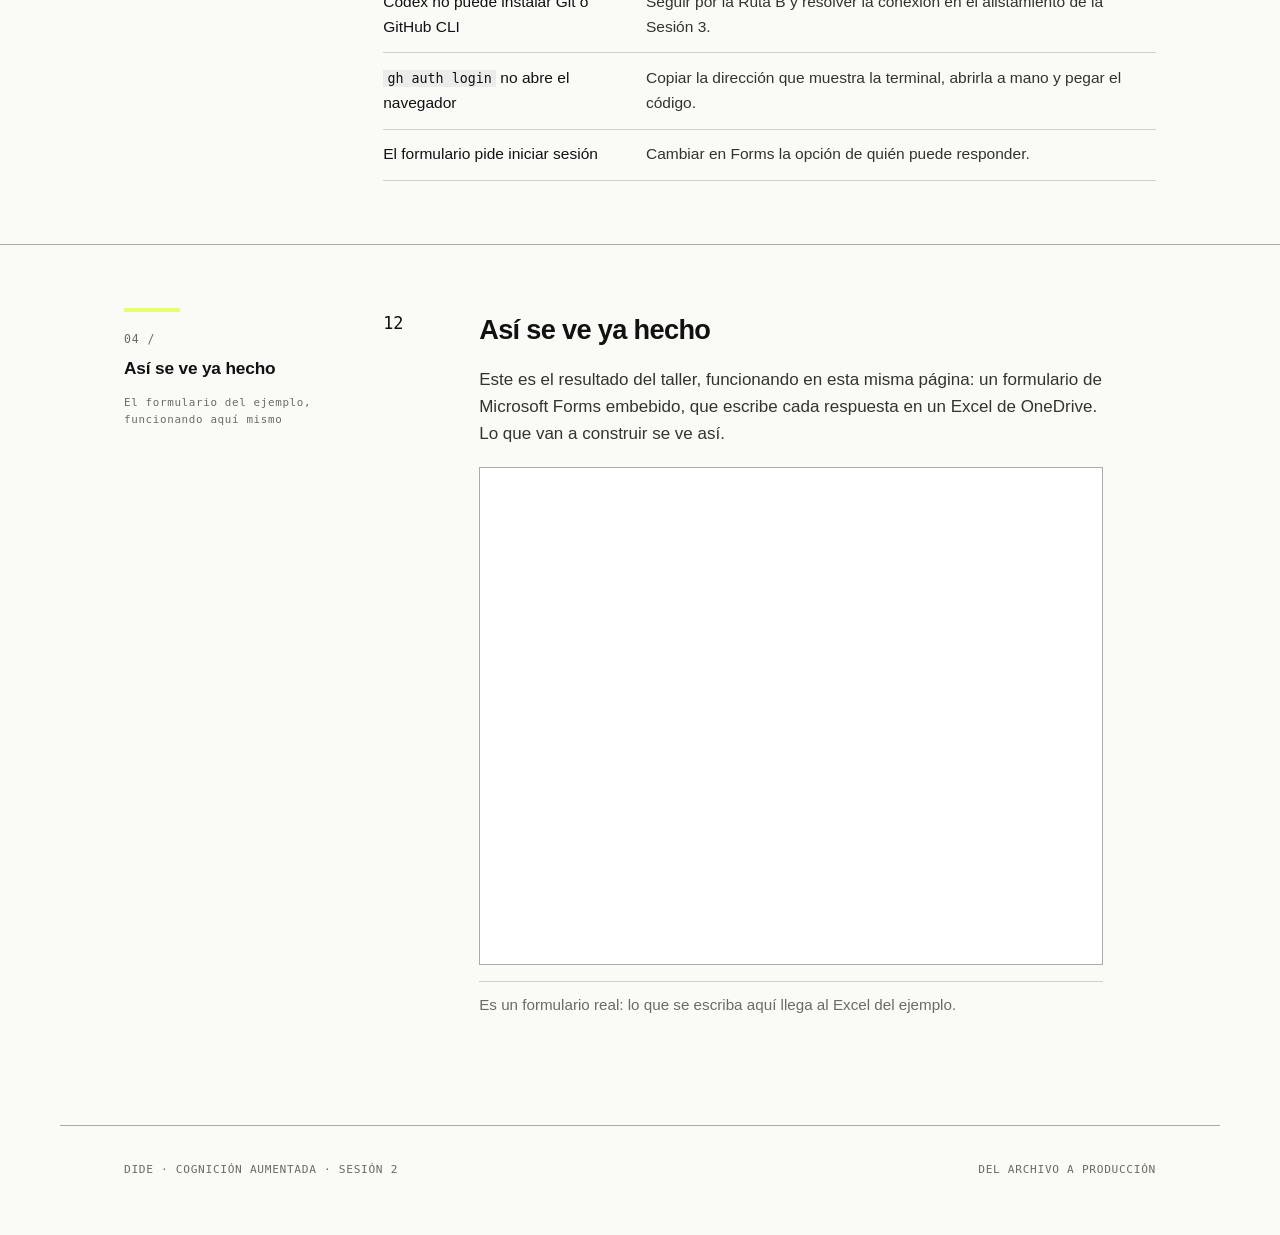
<file: sesion-2.html>
<!DOCTYPE html>
<html lang="es">
<head>
<meta charset="utf-8" />
<title>Sesión 2 — Del archivo a producción · DiDE</title>
<meta http-equiv="refresh" content="0; url=index.html#sesion-2" />
<link rel="canonical" href="index.html" />
</head>
<body>
<p>La Sesión 2 vive ahora en la misma página del curso:
<a href="index.html#sesion-2">abrir la Sesión 2</a>.</p>
<script>location.replace('index.html#sesion-2');</script>
</body>
</html>
</file>
<file: styles.css>
/* =====================================================================
   SESIÓN 1 — ESCRIBIR EL SISTEMA ANTES DE CONSTRUIRLO
   Formación práctica en cognición aumentada para la DiDE.
   Sistema visual heredado de la propuesta «DiDE + cognición aumentada»:
   fondo blanco cálido, kickers numerados en monoespaciada, acento
   chartreuse, filos de un cuarto de punto, maqueta a dos columnas.
   ===================================================================== */

:root {
  --bg:        #FAFAF7;  /* blanco cálido            */
  --ink:       #111110;  /* titulares                */
  --ink-2:     #33332F;  /* cuerpo                   */
  --muted:     #6B6B66;  /* kickers, metadatos       */
  --chartreuse:#E8FF6E;  /* acento                   */
  --rule:      rgba(17,17,16,.18);  /* filo 0.25pt   */
  --rule-hard: rgba(17,17,16,.35);

  --font-grot: "Helvetica Neue", Helvetica, Arial, system-ui, sans-serif;
  --font-mono: ui-monospace, "SF Mono", Menlo, "DejaVu Sans Mono", monospace;

  --gutter: clamp(1.25rem, 5vw, 4.5rem);
  --max: 1160px;
  --rail: 13rem;
}

* { box-sizing: border-box; }
html { scroll-behavior: smooth; }

body {
  margin: 0;
  background: var(--bg);
  color: var(--ink-2);
  font-family: var(--font-grot);
  font-size: 17px;
  line-height: 1.6;
  -webkit-font-smoothing: antialiased;
  text-rendering: optimizeLegibility;
}

@media (max-width: 640px) { body { font-size: 16px; } }

h1, h2, h3 { color: var(--ink); font-weight: 700; letter-spacing: -0.015em; margin: 0; }
p { margin: 0 0 1em; }
p:last-child { margin-bottom: 0; }
a { color: var(--ink); }

.wrap {
  max-width: var(--max);
  margin: 0 auto;
  padding-inline: var(--gutter);
}

.visually-hidden {
  position: absolute; width: 1px; height: 1px;
  padding: 0; margin: -1px; overflow: hidden;
  clip: rect(0 0 0 0); white-space: nowrap; border: 0;
}

/* ── kicker monoespaciado: 01 / ─────────────────────────────────────── */
.kicker {
  font-family: var(--font-mono);
  font-size: .72rem;
  letter-spacing: .08em;
  text-transform: uppercase;
  color: var(--muted);
  display: block;
}
.kicker b { color: var(--ink); font-weight: 400; }

.accent-bar {
  display: block;
  width: 3.5rem; height: 4px;
  background: var(--chartreuse);
  margin-bottom: 1.1rem;
}

/* =====================================================================
   BARRA DE MODO
   ===================================================================== */
.modebar {
  position: sticky; top: 0; z-index: 40;
  background: color-mix(in srgb, var(--bg) 92%, transparent);
  backdrop-filter: blur(8px);
  border-bottom: .25pt solid var(--rule-hard);
}
.modebar__in {
  max-width: var(--max); margin: 0 auto;
  padding: .7rem var(--gutter);
  display: flex; align-items: center; gap: 1rem;
  justify-content: space-between;
}
.modebar__id {
  font-family: var(--font-mono); font-size: .7rem;
  letter-spacing: .08em; text-transform: uppercase; color: var(--muted);
}
.modebar__id b { color: var(--ink); font-weight: 400; }

.btn {
  font-family: var(--font-mono);
  font-size: .72rem; letter-spacing: .08em; text-transform: uppercase;
  color: var(--ink); background: transparent;
  border: .25pt solid var(--rule-hard);
  padding: .55rem 1rem; cursor: pointer;
  transition: background .15s ease, border-color .15s ease;
  white-space: nowrap;
}
.btn:hover { background: var(--chartreuse); border-color: var(--ink); }
.btn:focus-visible { outline: 2px solid var(--ink); outline-offset: 2px; }
.btn kbd {
  font: inherit; color: var(--muted);
  border: .25pt solid var(--rule); padding: 0 .3em; margin-left: .5em;
}

/* =====================================================================
   PORTADA
   ===================================================================== */
.cover { padding-block: clamp(3.5rem, 11vh, 7.5rem) clamp(2.5rem, 7vh, 5rem); }
.cover__kicker { margin-bottom: 1.5rem; }
.cover h1 {
  font-size: clamp(2.1rem, 6.2vw, 4.2rem);
  line-height: 1.02;
  letter-spacing: -0.03em;
  max-width: 16ch;
}
.cover h1 em {
  font-style: normal;
  background: linear-gradient(to bottom, transparent 62%, var(--chartreuse) 62%);
}
.cover__lead {
  margin-top: 1.6rem;
  max-width: 44ch;
  font-size: 1.12rem;
  color: var(--ink-2);
}
.cover__meta {
  margin-top: 2.5rem;
  border-top: .25pt solid var(--rule-hard);
  padding-top: 1.1rem;
  display: grid;
  grid-template-columns: repeat(auto-fit, minmax(9rem, 1fr));
  gap: 1.25rem 2rem;
}
.cover__meta div span { display: block; }
.cover__meta .v { color: var(--ink); font-size: .98rem; margin-top: .3rem; }

/* =====================================================================
   SECCIONES A DOS COLUMNAS
   ===================================================================== */
.section { border-top: .25pt solid var(--rule-hard); padding-block: clamp(2.6rem, 7vh, 4.5rem); }

.cols {
  display: grid;
  grid-template-columns: var(--rail) minmax(0, 1fr);
  gap: clamp(1.5rem, 4vw, 3.5rem);
  align-items: start;
}
@media (max-width: 800px) { .cols { grid-template-columns: minmax(0, 1fr); gap: 1.5rem; } }

.rail { position: sticky; top: 4.5rem; }
@media (max-width: 800px) { .rail { position: static; } }
.rail h2 {
  font-size: 1.08rem;
  margin-top: .45rem;
  letter-spacing: -0.01em;
  max-width: 18ch;
}
.rail__note {
  font-family: var(--font-mono);
  font-size: .68rem; letter-spacing: .06em;
  color: var(--muted); margin-top: .7rem; display: block;
}

/* ── tarjeta de slide en modo consulta ──────────────────────────────── */
.slide-card {
  border-top: .25pt solid var(--rule);
  padding-block: 1.9rem;
  display: grid;
  grid-template-columns: 4.5rem minmax(0, 1fr);
  gap: 1.5rem;
}
.slide-card:first-child { border-top: 0; padding-top: 0; }
@media (max-width: 560px) { .slide-card { grid-template-columns: minmax(0, 1fr); gap: .9rem; } }

.slide-card__n {
  font-family: var(--font-mono);
  font-size: .72rem; letter-spacing: .06em; color: var(--muted);
  padding-top: .35rem;
}
.slide-card__n b { display: block; color: var(--ink); font-weight: 400; }

.stage {
  border: .25pt solid var(--rule-hard);
  background: #fff;
  padding: clamp(1.4rem, 4vw, 2.4rem);
  margin-bottom: 1.1rem;
}
.line { display: block; font-family: var(--font-mono); font-size: .66rem;
  letter-spacing: .1em; text-transform: uppercase; color: var(--muted); margin-bottom: .6rem; }

.said p { max-width: 62ch; }
.said .line { margin-bottom: .45rem; }

/* ── tipos de visual del escenario ─────────────────────────────────── */
.v-strike, .v-quote, .v-ask, .v-cue {
  color: var(--ink);
  letter-spacing: -0.02em;
  line-height: 1.12;
  font-weight: 700;
}
.v-strike { font-size: clamp(1.5rem, 4.2vw, 2.6rem); }
.v-strike s {
  text-decoration: line-through;
  text-decoration-thickness: 3px;
  text-decoration-color: var(--chartreuse);
}
.v-ask { font-size: clamp(1.5rem, 4.2vw, 2.6rem); }
.v-quote { font-size: clamp(1.2rem, 2.9vw, 1.9rem); font-weight: 500; line-height: 1.25; max-width: 24ch; }
.v-cue  { font-size: clamp(1.5rem, 4.2vw, 2.6rem); }

.aux { list-style: none; margin: 1.3rem 0 0; padding: 0; border-top: .25pt solid var(--rule); }
.aux li {
  border-bottom: .25pt solid var(--rule);
  padding: .6rem 0 .6rem 1.9rem;
  position: relative;
  color: var(--ink-2);
  font-size: .98rem;
}
.aux li::before {
  content: attr(data-i);
  position: absolute; left: 0; top: .65rem;
  font-family: var(--font-mono); font-size: .68rem; color: var(--muted);
}

/* diagrama del tercer espacio */
.venn { width: 100%; max-width: 30rem; height: auto; display: block; }
.venn text { font-family: var(--font-mono); font-size: 9px; letter-spacing: .08em; fill: var(--ink); text-transform: uppercase; }
.venn .c { fill: none; stroke: var(--ink); stroke-width: .5; }
.venn .third { fill: var(--chartreuse); }

/* flecha diálogo → spec */
.flow { display: flex; align-items: center; gap: 1rem; flex-wrap: wrap; }
.flow__a, .flow__b { font-weight: 700; letter-spacing: -0.02em; color: var(--ink); }
.flow__a { font-size: clamp(1.1rem, 2.6vw, 1.6rem); color: var(--muted); }
.flow__b { font-size: clamp(1.8rem, 5vw, 3rem); background: var(--chartreuse); padding: 0 .18em; }
.flow__arrow { font-family: var(--font-mono); color: var(--ink); font-size: 1.2rem; }

/* =====================================================================
   MATERIAL DE REFERENCIA
   ===================================================================== */
.ref { border-top: .25pt solid var(--rule); padding-block: 1.9rem; }
.ref:first-child { border-top: 0; padding-top: 0; }
.ref h3 { font-size: 1.22rem; max-width: 30ch; letter-spacing: -0.02em; }
.ref__n { font-family: var(--font-mono); font-size: .72rem; color: var(--muted); display: block; margin-bottom: .5rem; }
.ref__body { margin-top: .8rem; max-width: 64ch; }

/* =====================================================================
   PIE
   ===================================================================== */
.foot {
  border-top: .25pt solid var(--rule-hard);
  padding-block: 2.2rem 3.5rem;
  font-family: var(--font-mono);
  font-size: .7rem; letter-spacing: .06em; color: var(--muted);
  text-transform: uppercase;
  display: flex; gap: 1rem; flex-wrap: wrap; justify-content: space-between;
}

/* =====================================================================
   MODO PRESENTACIÓN
   ===================================================================== */
.deck {
  position: fixed; inset: 0; z-index: 100;
  background: var(--bg);
  display: grid;
  grid-template-rows: auto minmax(0, 1fr) auto;
}
.deck[hidden] { display: none !important; }
body.is-presenting { overflow: hidden; }

.deck__top, .deck__bottom {
  display: flex; align-items: center; justify-content: space-between;
  gap: 1rem;
  padding: .85rem clamp(1rem, 4vw, 3rem);
  font-family: var(--font-mono);
  font-size: .7rem; letter-spacing: .08em; text-transform: uppercase; color: var(--muted);
}
.deck__top { border-bottom: .25pt solid var(--rule-hard); }
.deck__bottom { border-top: .25pt solid var(--rule-hard); }
.deck__top b, .deck__bottom b { color: var(--ink); font-weight: 400; }

.deck__stage {
  display: grid;
  grid-template-columns: minmax(0, 1fr);
  align-content: center;
  padding: clamp(1.5rem, 5vw, 4rem);
  max-width: 1240px; width: 100%; margin: 0 auto;
  overflow-y: auto;
}
.deck__seen { }
.deck__seen .v-strike, .deck__seen .v-ask, .deck__seen .v-cue {
  font-size: clamp(2rem, 7vw, 5rem);
}
.deck__seen .v-quote { font-size: clamp(1.4rem, 4vw, 2.9rem); max-width: 22ch; }
.deck__seen .venn { max-width: min(34rem, 60vh); }
.deck__seen .aux { margin-top: clamp(1.2rem, 3vh, 2.4rem); }
.deck__seen .aux li { font-size: clamp(.95rem, 1.8vw, 1.15rem); }

.deck__said {
  margin-top: clamp(1.5rem, 4vh, 3rem);
  border-top: .25pt solid var(--rule-hard);
  padding-top: 1rem;
  max-width: 68ch;
  color: var(--muted);
  font-size: clamp(.95rem, 1.7vw, 1.1rem);
  line-height: 1.5;
}
.deck__said .line { color: var(--ink); }
.deck.is-clean .deck__said { display: none; }

.deck__nav { display: flex; gap: .5rem; align-items: center; }
.deck__prog { flex: 1; height: 2px; background: var(--rule); position: relative; margin-inline: 1rem; }
.deck__prog i { position: absolute; inset: 0 auto 0 0; background: var(--chartreuse); display: block; }

@media print {
  .modebar, .deck { display: none !important; }
  body { font-size: 11pt; }
  .stage { break-inside: avoid; }
}

/* el número de slide abre la presentación en ese punto */
.slide-card__n { cursor: pointer; }
.slide-card__n:hover b { background: var(--chartreuse); }

/* =====================================================================
   BLOQUE 2 — «ASÍ SE HACE UN SPEC»: los ocho pasos desplegables
   ===================================================================== */
.subhead {
  font-size: clamp(1.5rem, 3.6vw, 2.2rem);
  letter-spacing: -0.025em;
}
.subhead__lead {
  margin-top: .6rem;
  max-width: 52ch;
  color: var(--muted);
}

.pasos { margin-top: 1.8rem; border-top: .25pt solid var(--rule-hard); }

.paso { border-bottom: .25pt solid var(--rule-hard); }
.paso > summary {
  list-style: none;
  cursor: pointer;
  display: grid;
  grid-template-columns: 3rem minmax(0, 1fr) 1.5rem;
  gap: .75rem;
  align-items: baseline;
  padding: 1rem 0;
}
.paso > summary::-webkit-details-marker { display: none; }
.paso > summary:hover .paso__q { background: var(--chartreuse); }
.paso > summary:focus-visible { outline: 2px solid var(--ink); outline-offset: 2px; }

.paso__n {
  font-family: var(--font-mono);
  font-size: .72rem; letter-spacing: .06em; color: var(--muted);
}
.paso__q {
  color: var(--ink);
  font-weight: 700;
  font-size: clamp(1.02rem, 2.2vw, 1.28rem);
  letter-spacing: -0.02em;
  line-height: 1.25;
}
.paso__mark {
  justify-self: end; align-self: center;
  width: 13px; height: 13px; position: relative;
}
.paso__mark::before, .paso__mark::after {
  content: ''; position: absolute; background: var(--ink);
  transition: transform .18s ease, opacity .18s ease;
}
.paso__mark::before { inset: 6px 0 auto 0; height: .25pt; border-top: 1px solid var(--ink); }
.paso__mark::after  { inset: 0 6px 0 auto; width: .25pt; border-left: 1px solid var(--ink); }
.paso[open] .paso__mark::after { opacity: 0; }

.paso__body {
  padding: 0 0 1.5rem 3.75rem;
  max-width: 64ch;
}
@media (max-width: 560px) {
  .paso > summary { grid-template-columns: 2.4rem minmax(0, 1fr) 1.2rem; gap: .5rem; }
  .paso__body { padding-left: 0; }
}

/* ── la tarea de cierre ─────────────────────────────────────────────── */
.task {
  margin-top: 2.5rem;
  border: .25pt solid var(--ink);
  border-left: 4px solid var(--chartreuse);
  padding: clamp(1.4rem, 4vw, 2.2rem);
  background: #fff;
}
.task h3 {
  font-size: clamp(1.4rem, 3.4vw, 2rem);
  letter-spacing: -0.025em;
  margin-top: .4rem;
}
.task p { margin-top: .8rem; max-width: 58ch; font-size: 1.05rem; }

.task__brief {
  margin-top: 1.1rem;
  font-size: clamp(1rem, 2.1vw, 1.35rem);
  font-weight: 400;
  line-height: 1.45;
  color: var(--ink-2);
  max-width: 44ch;
  border-left: 4px solid var(--chartreuse);
  padding-left: 1rem;
}
.deck__seen .task__brief { max-width: 34ch; }

/* la barra de modo cede en pantallas muy estrechas */
.modebar__in { flex-wrap: wrap; }
.modebar__right { display: flex; align-items: center; gap: .9rem; }
@media (max-width: 460px) {
  .modebar__now { display: none; }
  .btn { padding: .5rem .7rem; }
  .tab { padding: .45rem .6rem; }
}

/* =====================================================================
   EJEMPLO DE SPEC — respuestas en pares clave / valor
   ===================================================================== */
.ejemplo { margin-top: 1.8rem; border-top: .25pt solid var(--rule-hard); padding-top: 1.6rem; }

.ans__lead {
  font-size: 1.06rem;
  color: var(--ink);
  max-width: 56ch;
  margin-bottom: 1rem;
}
.ans { border-top: .25pt solid var(--rule); }
.ans__row {
  display: grid;
  grid-template-columns: 10.5rem minmax(0, 1fr);
  gap: 1rem;
  padding: .7rem 0;
  border-bottom: .25pt solid var(--rule);
}
.ans__k {
  font-family: var(--font-mono);
  font-size: .68rem; letter-spacing: .08em; text-transform: uppercase;
  color: var(--muted);
  padding-top: .28rem;
}
.ans__v { color: var(--ink-2); }
@media (max-width: 620px) {
  .ans__row { grid-template-columns: minmax(0, 1fr); gap: .2rem; }
}

/* =====================================================================
   PESTAÑAS DE SESIÓN EN LA BARRA DE MODO
   ===================================================================== */
.modebar__nav { display: flex; align-items: center; gap: .4rem; }
.modebar__nav .modebar__id { margin-right: .2rem; }

/* las dos sesiones son un control segmentado: mismo chip que los botones */
.tab {
  font-family: var(--font-mono);
  font-size: .72rem; letter-spacing: .08em; text-transform: uppercase;
  color: var(--muted); text-decoration: none;
  padding: .55rem .9rem;
  border: .25pt solid var(--rule-hard);
  background: transparent;
  transition: background .15s ease, border-color .15s ease, color .15s ease;
}
.tab:hover { color: var(--ink); border-color: var(--ink); }
.tab.is-on {
  color: var(--ink);
  background: var(--chartreuse);
  border-color: var(--ink);
}
.tab:focus-visible { outline: 2px solid var(--ink); outline-offset: 2px; }

/* =====================================================================
   SESIÓN 2 — MOMENTOS DEL TALLER
   ===================================================================== */
.mom {
  border-top: .25pt solid var(--rule-hard);
  padding-block: 1.9rem;
  display: grid;
  grid-template-columns: 4.5rem minmax(0, 1fr);
  gap: 1.5rem;
}
.mom:first-child { border-top: 0; padding-top: 0; }
@media (max-width: 560px) { .mom { grid-template-columns: minmax(0, 1fr); gap: .7rem; } }

.mom__n {
  font-family: var(--font-mono);
  font-size: 1.05rem; color: var(--ink);
  padding-top: .15rem;
  cursor: pointer;
}
.mom__n b {
  display: block;
  font-size: .66rem; font-weight: 400; letter-spacing: .08em;
  color: var(--muted); text-transform: uppercase; margin-top: .25rem;
}
.mom__n:hover { background: var(--chartreuse); }

.mom__t {
  font-size: clamp(1.25rem, 2.9vw, 1.7rem);
  letter-spacing: -0.025em;
}
.mom__body { margin-top: .9rem; max-width: 66ch; }
.mom__body > p { margin-bottom: .9rem; }

/* sub-encabezado dentro de un momento */
.sub {
  font-family: var(--font-mono);
  font-size: .72rem; font-weight: 400;
  letter-spacing: .08em; text-transform: uppercase;
  color: var(--ink);
  margin: 1.4rem 0 .2rem;
  padding-bottom: .35rem;
  border-bottom: .25pt solid var(--rule-hard);
}
.sub span { color: var(--muted); text-transform: none; letter-spacing: 0; }
.mom__body > .sub:first-child { margin-top: 0; }

/* lista numerada de pasos */
.steps { list-style: none; margin: .9rem 0 0; padding: 0; counter-reset: paso; }
.steps li {
  counter-increment: paso;
  position: relative;
  padding: .55rem 0 .55rem 2.3rem;
  border-bottom: .25pt solid var(--rule);
}
.steps li::before {
  content: counter(paso, decimal-leading-zero);
  position: absolute; left: 0; top: .62rem;
  font-family: var(--font-mono); font-size: .68rem; color: var(--muted);
}

/* rutas paralelas */
.ruta {
  border-left: 3px solid var(--rule-hard);
  padding: .1rem 0 .1rem 1rem;
  margin: 1rem 0;
}
.ruta--a { border-left-color: var(--chartreuse); }
.ruta__tag {
  font-family: var(--font-mono);
  font-size: .66rem; letter-spacing: .1em; text-transform: uppercase;
  color: var(--muted);
}
.ruta__t { font-size: 1rem; margin-top: .15rem; margin-bottom: .35rem; }

/* notas y preguntas al grupo */
.nota {
  font-size: .95rem; color: var(--muted);
  border-top: .25pt solid var(--rule);
  padding-top: .7rem; margin-top: 1rem;
}
.pregunta {
  font-weight: 700; color: var(--ink);
  font-size: clamp(1.05rem, 2.3vw, 1.35rem);
  letter-spacing: -0.015em;
  line-height: 1.3;
  border-left: 4px solid var(--chartreuse);
  padding-left: 1rem;
  margin: 1.1rem 0;
  max-width: 40ch;
}

/* código */
code {
  font-family: var(--font-mono);
  font-size: .86em;
  background: rgba(17,17,16,.06);
  padding: .1em .32em;
}
pre.code {
  font-family: var(--font-mono);
  font-size: .8rem; line-height: 1.6;
  background: #fff;
  border: .25pt solid var(--rule-hard);
  padding: 1rem 1.1rem;
  margin-top: 1.1rem;
  overflow-x: auto;
}
pre.code code { background: none; padding: 0; font-size: 1em; }

/* tabla de problemas frecuentes */
.tabla { width: 100%; border-collapse: collapse; font-size: .97rem; }
.tabla th {
  font-family: var(--font-mono);
  font-size: .66rem; letter-spacing: .1em; text-transform: uppercase;
  color: var(--muted); text-align: left; font-weight: 400;
  padding: 0 1rem .6rem 0;
  border-bottom: .25pt solid var(--ink);
}
.tabla td {
  vertical-align: top;
  padding: .8rem 1rem .8rem 0;
  border-bottom: .25pt solid var(--rule);
}
.tabla td:first-child { color: var(--ink); font-weight: 500; width: 34%; }
@media (max-width: 560px) {
  .tabla, .tabla tbody, .tabla tr, .tabla td { display: block; width: auto; }
  .tabla thead { display: none; }
  .tabla tr { border-bottom: .25pt solid var(--rule-hard); padding-block: .6rem; }
  .tabla td { border: 0; padding: .15rem 0; }
  .tabla td:first-child { width: auto; }
}

/* el momento en modo presentación */
.deck__t { font-size: clamp(1.6rem, 4.4vw, 3rem); letter-spacing: -0.03em; }
.deck__min {
  font-family: var(--font-mono);
  font-size: .7rem; letter-spacing: .1em; text-transform: uppercase;
  color: var(--muted); display: block; margin-top: .5rem;
}
.deck__cuerpo { margin-top: clamp(1rem, 3vh, 1.8rem); max-width: 74ch; }
.deck__cuerpo .steps li { font-size: clamp(.95rem, 1.7vw, 1.1rem); }
.deck__cuerpo .ans__v, .deck__cuerpo p { font-size: clamp(.95rem, 1.7vw, 1.1rem); }

/* =====================================================================
   FORMULARIO EMBEBIDO — el resultado del taller, funcionando
   ===================================================================== */
.embed {
  margin-top: 1.2rem;
  border: .25pt solid var(--rule-hard);
  background: #fff;
  padding: .5rem;
  overflow: hidden;
}
.embed iframe { display: block; width: 100%; border: 0; }
@media (max-width: 560px) { .embed iframe { height: 520px; } }
.deck__cuerpo .embed iframe { height: min(480px, 46vh); }

/* =====================================================================
   SESIONES 3 Y 4 — DIAGRAMAS, CITAS Y ENCARGOS
   ===================================================================== */
.diagrama {
  width: 100%; max-width: 44rem; min-width: 19rem; height: auto;
  display: block;
  margin: 1.4rem 0;
  border: .25pt solid var(--rule-hard);
  background: #fff;
  padding: .6rem;
}
.diagrama .cajas rect { fill: none; stroke: var(--ink); stroke-width: .5; }
.diagrama .rot text {
  font-family: var(--font-mono); font-size: 11px;
  letter-spacing: .04em; fill: var(--ink); text-anchor: middle;
}
.diagrama .flechas line, .diagrama .flechas path {
  stroke: var(--ink); stroke-width: .75; fill: none;
}
.diagrama .flechas .vuelta { stroke-dasharray: 3 3; }
.diagrama .pie, .diagrama .via {
  font-family: var(--font-mono); font-size: 9.5px;
  letter-spacing: .08em; text-transform: uppercase; fill: var(--muted);
}

/* la instrucción que se le dicta al agente */
.cita {
  margin: 1.1rem 0 0;
  border-left: 4px solid var(--chartreuse);
  padding: .2rem 0 .2rem 1.1rem;
  color: var(--ink);
  font-size: 1.02rem;
  line-height: 1.5;
  max-width: 56ch;
}
.encargo { margin-top: 1.1rem; }
.encargo .line { margin-bottom: .1rem; }
.encargo .cita { margin-top: .4rem; }

/* los pares clave/valor admiten una aclaración en versalitas */
.ans__k span {
  display: block;
  text-transform: none;
  letter-spacing: 0;
  opacity: .7;
}

/* cuatro sesiones: las pestañas se abrevian antes de desbordar */
.tab { white-space: nowrap; }
.tab__corta { display: none; }
@media (max-width: 680px) {
  .tab__larga { display: none; }
  .tab__corta { display: inline; }
  .tab { padding: .5rem .7rem; }
  .modebar__nav { gap: .3rem; }
}

/* rótulos secundarios dentro de un diagrama */
.diagrama .rot .sub { fill: var(--muted); font-size: 9.5px; }
.diagrama .micro text {
  font-family: var(--font-mono); font-size: 9px;
  letter-spacing: .06em; fill: var(--muted);
}

/* con cinco sesiones, el rótulo del modo actual estorba antes */
@media (max-width: 960px) { .modebar__now { display: none; } }

/* =====================================================================
   DESPLEGABLE DE EJEMPLO — un botón que abre una muestra
   ===================================================================== */
.demo { margin-top: 1.3rem; }
.demo > summary {
  list-style: none;
  cursor: pointer;
  display: inline-flex;
  align-items: center;
  gap: .7rem;
  font-family: var(--font-mono);
  font-size: .72rem; letter-spacing: .08em; text-transform: uppercase;
  color: var(--ink);
  border: .25pt solid var(--rule-hard);
  padding: .55rem .9rem;
  transition: background .15s ease, border-color .15s ease;
}
.demo > summary::-webkit-details-marker { display: none; }
.demo > summary:hover { background: var(--chartreuse); border-color: var(--ink); }
.demo > summary:focus-visible { outline: 2px solid var(--ink); outline-offset: 2px; }
.demo[open] > summary { background: var(--chartreuse); border-color: var(--ink); }

.demo__mark { width: 11px; height: 11px; position: relative; }
.demo__mark::before { content: ''; position: absolute; inset: 5px 0 auto 0; border-top: 1px solid var(--ink); }
.demo__mark::after  { content: ''; position: absolute; inset: 0 5px 0 auto; border-left: 1px solid var(--ink); }
.demo[open] .demo__mark::after { opacity: 0; }

.demo__body {
  margin-top: 1rem;
  border: .25pt solid var(--rule-hard);
  border-left: 4px solid var(--chartreuse);
  background: #fff;
  padding: clamp(1.1rem, 3vw, 1.8rem);
  max-width: 62ch;
}
.demo__body h5 {
  font-family: var(--font-mono);
  font-size: .68rem; font-weight: 400;
  letter-spacing: .08em; text-transform: uppercase;
  color: var(--muted);
  margin: 1.6rem 0 .6rem;
}
.demo__body h5:first-child { margin-top: 0; }

/* la muestra misma: se ve como se vería en un formulario */
.muestra {
  border: .25pt solid var(--rule);
  background: var(--bg);
  padding: 1rem 1.1rem;
  font-size: .95rem;
  line-height: 1.5;
}
.muestra p { margin: 0 0 .7rem; }
.muestra p:last-child { margin-bottom: 0; }
.muestra .casilla {
  display: grid;
  grid-template-columns: 1.1rem minmax(0, 1fr);
  gap: .6rem;
  align-items: start;
}
.muestra .casilla i {
  width: 13px; height: 13px; margin-top: .25rem;
  border: 1px solid var(--ink); display: block;
}
.muestra .botones { display: flex; gap: .5rem; flex-wrap: wrap; margin-top: .9rem; }
.muestra .botones span {
  font-family: var(--font-mono); font-size: .68rem;
  text-transform: uppercase; letter-spacing: .06em;
  border: .25pt solid var(--ink); padding: .4rem .7rem;
}
.demo__body .nota { margin-top: 1.2rem; }

/* el dato mismo, resaltado dentro de un diagrama */
.diagrama .dato { fill: var(--chartreuse); stroke: var(--ink); stroke-width: .5; }
.diagrama .rot .enDato { fill: var(--ink); opacity: .65; font-size: 9.5px; }
</file>
